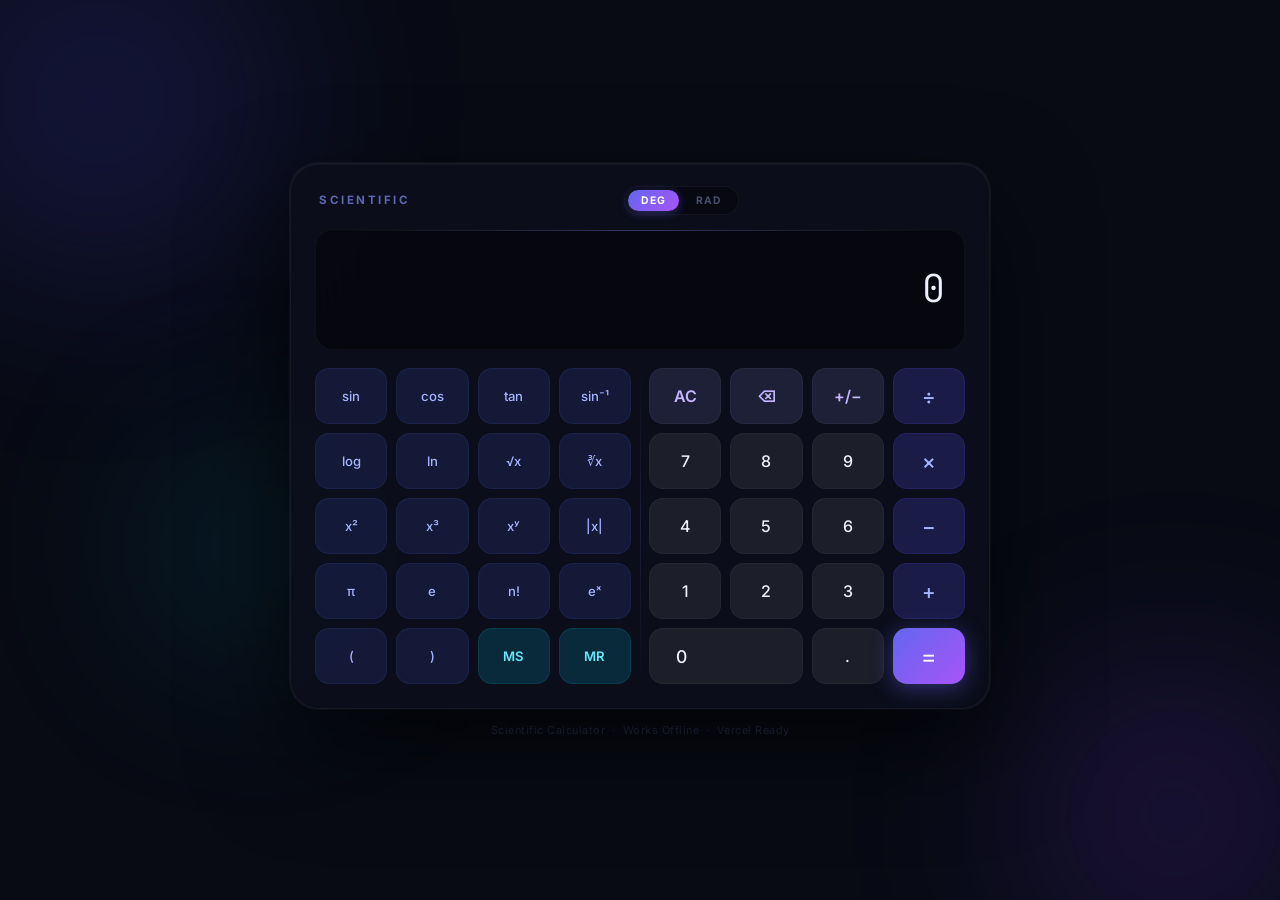
<file: calculator/index.html>
<!DOCTYPE html>
<html lang="en">
<head>
<meta charset="UTF-8">
<meta name="viewport" content="width=device-width, initial-scale=1.0">
<title>Scientific Calculator</title>
<meta name="description" content="Modern scientific calculator — HTML, CSS, JavaScript.">
<link rel="preconnect" href="https://fonts.googleapis.com">
<link href="https://fonts.googleapis.com/css2?family=Inter:wght@300;400;500;600;700&family=JetBrains+Mono:wght@300;400;500&display=swap" rel="stylesheet">
<style>
*{margin:0;padding:0;box-sizing:border-box}
:root{
  --bg:#080b14;--calc:#0c0f1cec;--disp:rgba(0,0,0,.42);
  --n-bg:rgba(255,255,255,.07);--n-hov:rgba(255,255,255,.14);
  --f-bg:rgba(100,100,160,.22);--f-hov:rgba(100,100,160,.40);
  --op-bg:rgba(88,80,236,.22);--op-hov:rgba(88,80,236,.46);--op-act:rgba(88,80,236,.78);
  --s-bg:rgba(28,38,80,.55);--s-hov:rgba(50,65,145,.62);
  --m-bg:rgba(10,120,145,.28);--m-hov:rgba(15,185,210,.38);
  --eq1:#6366f1;--eq2:#a855f7;
  --tx:#eef0ff;--tx2:rgba(180,192,245,.42);--ts:#a5b4fc;--tm:#67e8f9;
  --bd:rgba(255,255,255,.05);--gap:9px;--rb:14px;--rc:28px
}
body{font-family:'Inter',sans-serif;background:var(--bg);min-height:100vh;
  display:flex;align-items:center;justify-content:center;overflow:hidden}

/* orbs */
.bg-orbs{position:fixed;inset:0;z-index:0;pointer-events:none}
.orb{position:absolute;border-radius:50%;filter:blur(95px);opacity:.28;
  animation:floatOrb 13s ease-in-out infinite alternate}
.orb-1{width:520px;height:520px;background:radial-gradient(circle,#4f46e5,transparent 70%);top:-160px;left:-160px}
.orb-2{width:430px;height:430px;background:radial-gradient(circle,#7c3aed,transparent 70%);bottom:-130px;right:-110px;animation-delay:-4s}
.orb-3{width:310px;height:310px;background:radial-gradient(circle,#0891b2,transparent 70%);bottom:22%;left:8%;animation-delay:-8s}
@keyframes floatOrb{from{transform:translate(0,0)scale(1)}to{transform:translate(24px,-24px)scale(1.09)}}

/* wrapper */
.calc-wrap{position:relative;z-index:1;display:flex;flex-direction:column;align-items:center;gap:14px}
.calculator{
  width:700px;background:var(--calc);border:1px solid var(--bd);border-radius:var(--rc);
  padding:22px 24px 24px;backdrop-filter:blur(40px);
  box-shadow:0 40px 100px rgba(0,0,0,.65),0 0 0 1px var(--bd),inset 0 1px 0 rgba(255,255,255,.045);
  transition:box-shadow .4s ease
}
.calculator:hover{
  box-shadow:0 50px 120px rgba(0,0,0,.72),0 0 90px rgba(99,102,241,.11),
             0 0 0 1px rgba(99,102,241,.19),inset 0 1px 0 rgba(255,255,255,.07)
}

/* header */
.calc-hdr{display:flex;align-items:center;justify-content:space-between;margin-bottom:14px;padding:0 4px}
.calc-title{font-size:.72rem;font-weight:700;letter-spacing:2.5px;text-transform:uppercase;color:#818cf8;opacity:.7}
.mode-toggle{display:flex;gap:4px;background:rgba(0,0,0,.36);border-radius:20px;padding:3px;border:1px solid var(--bd)}
.mode-btn{font-family:'Inter',sans-serif;font-size:.65rem;font-weight:700;letter-spacing:1px;
  padding:4px 13px;border:none;border-radius:16px;cursor:pointer;
  background:transparent;color:rgba(180,192,255,.38);transition:all .2s}
.mode-btn.active{background:linear-gradient(135deg,var(--eq1),var(--eq2));color:#fff;box-shadow:0 2px 10px rgba(99,102,241,.42)}
.mem-dot{width:8px;height:8px;border-radius:50%;background:#22d3ee;box-shadow:0 0 8px #22d3ee;opacity:0;transition:opacity .3s}
.mem-dot.on{opacity:1}

/* display */
.display{
  background:var(--disp);border-radius:18px;padding:16px 20px 14px;
  margin-bottom:18px;min-height:116px;display:flex;flex-direction:column;
  justify-content:flex-end;align-items:flex-end;
  border:1px solid rgba(255,255,255,.035);position:relative;overflow:hidden
}
.display::before{content:'';position:absolute;top:0;left:0;right:0;height:1px;
  background:linear-gradient(90deg,transparent,rgba(130,140,255,.35),transparent)}
.hist{font-family:'JetBrains Mono',monospace;font-size:.76rem;color:var(--tx2);
  min-height:18px;margin-bottom:4px;text-align:right;overflow:hidden;text-overflow:ellipsis;white-space:nowrap}
.expr{font-family:'JetBrains Mono',monospace;font-size:2.4rem;font-weight:300;color:var(--tx);
  letter-spacing:-1px;word-break:break-all;text-align:right;line-height:1.1;
  transition:font-size .15s;max-width:100%}
.expr.sm{font-size:1.8rem}.expr.xs{font-size:1.3rem}.expr.xxs{font-size:1rem}
.expr.err{color:#f87171;font-size:1rem}
.preview{font-family:'JetBrains Mono',monospace;font-size:.95rem;color:var(--tx2);min-height:20px;margin-top:5px;transition:all .2s}

/* button grid */
.btn-area{display:grid;grid-template-columns:1fr 1fr;gap:18px;position:relative}
.btn-area::after{content:'';position:absolute;left:50%;top:0;bottom:0;width:1px;
  background:linear-gradient(to bottom,transparent,rgba(130,140,255,.14),transparent);pointer-events:none}
.sci-panel,.std-panel{display:grid;grid-template-columns:repeat(4,1fr);gap:var(--gap)}

/* buttons */
.btn{
  height:56px;border:none;border-radius:var(--rb);font-family:'Inter',sans-serif;
  font-size:1rem;font-weight:500;cursor:pointer;outline:none;
  position:relative;overflow:hidden;
  transition:all .13s cubic-bezier(.4,0,.2,1);
  border:1px solid rgba(255,255,255,.04);user-select:none
}
.btn::after{content:'';position:absolute;inset:0;
  background:radial-gradient(circle at center,rgba(255,255,255,.18) 0%,transparent 66%);
  opacity:0;transition:opacity .15s}
.btn:active::after{opacity:1}
.btn:active{transform:scale(.9)}.btn:hover{transform:translateY(-1px)}

.btn-n{background:var(--n-bg);color:var(--tx)}
.btn-n:hover{background:var(--n-hov);box-shadow:0 4px 18px rgba(0,0,0,.3)}
.btn-f{background:var(--f-bg);color:#c4b5fd;font-weight:600}
.btn-f:hover{background:var(--f-hov)}
.btn-op{background:var(--op-bg);color:#a5b4fc;font-size:1.3rem;border-color:rgba(88,80,236,.15)}
.btn-op:hover{background:var(--op-hov);color:#e0e7ff;box-shadow:0 4px 18px rgba(88,80,236,.2)}
.btn-op.active{background:var(--op-act);color:#fff;box-shadow:0 0 16px rgba(99,102,241,.46)}
.btn-s{background:var(--s-bg);color:var(--ts);font-size:.82rem;border-color:rgba(80,100,200,.12)}
.btn-s:hover{background:var(--s-hov);color:#dde4ff;box-shadow:0 4px 16px rgba(60,80,200,.24)}
.btn-m{background:var(--m-bg);color:var(--tm);font-size:.82rem;font-weight:600;letter-spacing:.5px;border-color:rgba(0,185,215,.12)}
.btn-m:hover{background:var(--m-hov);box-shadow:0 4px 16px rgba(0,185,220,.22)}
.btn-zero{grid-column:span 2;text-align:left;padding-left:26px;font-size:1.1rem}
.btn-eq{
  background:linear-gradient(135deg,var(--eq1),var(--eq2));color:#fff;
  font-size:1.5rem;font-weight:400;border:none;
  box-shadow:0 4px 22px rgba(99,102,241,.42)
}
.btn-eq:hover{background:linear-gradient(135deg,#818cf8,#c084fc);
  box-shadow:0 6px 30px rgba(99,102,241,.62);transform:translateY(-2px)}
.btn-eq:active{transform:scale(.92)}

/* footer */
.footer{color:rgba(120,130,200,.28);font-size:.68rem;letter-spacing:.5px}

/* ripple */
.ripple{position:absolute;border-radius:50%;background:rgba(255,255,255,.22);
  width:56px;height:56px;pointer-events:none;margin-left:-28px;margin-top:-28px;
  animation:rpl .52s ease-out forwards;transform-origin:center}
@keyframes rpl{from{transform:scale(0);opacity:.6}to{transform:scale(3.6);opacity:0}}

/* animations */
@keyframes shake{0%,100%{transform:translateX(0)}20%{transform:translateX(-8px)}
  40%{transform:translateX(8px)}60%{transform:translateX(-5px)}80%{transform:translateX(5px)}}
.shake{animation:shake .4s ease}
@keyframes popIn{0%{transform:scale(.93);opacity:.6}60%{transform:scale(1.05)}100%{transform:scale(1);opacity:1}}
.pop{animation:popIn .28s cubic-bezier(.34,1.56,.64,1)}

/* responsive */
@media(max-width:740px){
  .calculator{width:100vw;border-radius:0;padding:14px}
  .btn{height:50px}.btn-s{font-size:.76rem}.expr{font-size:2rem}
}
@media(max-width:520px){
  .btn-area{grid-template-columns:1fr}.btn-area::after{display:none}
}
</style>
</head>
<body>

<div class="bg-orbs">
  <div class="orb orb-1"></div>
  <div class="orb orb-2"></div>
  <div class="orb orb-3"></div>
</div>

<div class="calc-wrap">
  <div class="calculator">

    <!-- header -->
    <div class="calc-hdr">
      <span class="calc-title">Scientific</span>
      <div class="mode-toggle">
        <button class="mode-btn active" id="btn-deg" onclick="setMode('deg')">DEG</button>
        <button class="mode-btn"        id="btn-rad" onclick="setMode('rad')">RAD</button>
      </div>
      <div class="mem-dot" id="mem-dot"></div>
    </div>

    <!-- display -->
    <div class="display">
      <div class="hist"    id="hist"></div>
      <div class="expr"    id="expr">0</div>
      <div class="preview" id="preview"></div>
    </div>

    <!-- buttons -->
    <div class="btn-area">

      <!-- scientific panel -->
      <div class="sci-panel">
        <button class="btn btn-s" onclick="ins('sin(')">sin</button>
        <button class="btn btn-s" onclick="ins('cos(')">cos</button>
        <button class="btn btn-s" onclick="ins('tan(')">tan</button>
        <button class="btn btn-s" onclick="ins('asin(')">sin⁻¹</button>

        <button class="btn btn-s" onclick="ins('log10(')">log</button>
        <button class="btn btn-s" onclick="ins('ln(')">ln</button>
        <button class="btn btn-s" onclick="ins('sqrt(')">√x</button>
        <button class="btn btn-s" onclick="ins('cbrt(')">∛x</button>

        <button class="btn btn-s" onclick="app('^2')">x²</button>
        <button class="btn btn-s" onclick="app('^3')">x³</button>
        <button class="btn btn-s" onclick="app('^(')">xʸ</button>
        <button class="btn btn-s" onclick="ins('abs(')">|x|</button>

        <button class="btn btn-s" onclick="app('π')">π</button>
        <button class="btn btn-s" onclick="app('e')">e</button>
        <button class="btn btn-s" onclick="ins('fac(')">n!</button>
        <button class="btn btn-s" onclick="ins('exp(')">eˣ</button>

        <button class="btn btn-s" onclick="app('(')"> ( </button>
        <button class="btn btn-s" onclick="app(')')"> ) </button>
        <button class="btn btn-m" onclick="mStore()">MS</button>
        <button class="btn btn-m" onclick="mRecall()">MR</button>
      </div>

      <!-- numpad -->
      <div class="std-panel">
        <button class="btn btn-f"  onclick="clearAll()">AC</button>
        <button class="btn btn-f"  onclick="del()">⌫</button>
        <button class="btn btn-f"  onclick="negate()">+/−</button>
        <button class="btn btn-op" onclick="app('÷')">÷</button>

        <button class="btn btn-n" onclick="app('7')">7</button>
        <button class="btn btn-n" onclick="app('8')">8</button>
        <button class="btn btn-n" onclick="app('9')">9</button>
        <button class="btn btn-op" onclick="app('×')">×</button>

        <button class="btn btn-n" onclick="app('4')">4</button>
        <button class="btn btn-n" onclick="app('5')">5</button>
        <button class="btn btn-n" onclick="app('6')">6</button>
        <button class="btn btn-op" onclick="app('-')">−</button>

        <button class="btn btn-n" onclick="app('1')">1</button>
        <button class="btn btn-n" onclick="app('2')">2</button>
        <button class="btn btn-n" onclick="app('3')">3</button>
        <button class="btn btn-op" onclick="app('+')">+</button>

        <button class="btn btn-n btn-zero" onclick="app('0')">0</button>
        <button class="btn btn-n" onclick="app('.')">.</button>
        <button class="btn btn-eq" id="btn-eq" onclick="calc()">=</button>
      </div>
    </div>
  </div>
  <p class="footer">Scientific Calculator &nbsp;·&nbsp; Works Offline &nbsp;·&nbsp; Vercel Ready</p>
</div>

<script>
// ── state ──────────────────────────────────────────────────────────────────────
let expr = '0', done = false, angle = 'deg', mem = null;
const exEl  = document.getElementById('expr');
const pvEl  = document.getElementById('preview');
const hiEl  = document.getElementById('hist');
const mdDot = document.getElementById('mem-dot');

// ── math helpers ───────────────────────────────────────────────────────────────
function toR(x){ return angle==='deg' ? x*(Math.PI/180) : x; }
function toD(x){ return angle==='deg' ? x*(180/Math.PI) : x; }
const mathEnv = {
  sin:  x => Math.sin(toR(x)),
  cos:  x => Math.cos(toR(x)),
  tan:  x => Math.tan(toR(x)),
  asin: x => toD(Math.asin(x)),
  acos: x => toD(Math.acos(x)),
  atan: x => toD(Math.atan(x)),
  ln:   x => Math.log(x),
  log10:x => Math.log10(x),
  log2: x => Math.log2(x),
  sqrt: x => Math.sqrt(x),
  cbrt: x => Math.cbrt(x),
  abs:  x => Math.abs(x),
  exp:  x => Math.exp(x),
  sinh: x => Math.sinh(x),
  cosh: x => Math.cosh(x),
  tanh: x => Math.tanh(x),
  fac:  x => { x=Math.round(x); if(x<0||x>170) throw 'range'; let r=1; for(let i=2;i<=x;i++) r*=i; return r; },
  π: Math.PI,
  e: Math.E
};

function preprocess(s){
  return s
    .replace(/×/g,'*').replace(/÷/g,'/').replace(/−/g,'-')
    .replace(/\^/g,'**')
    .replace(/(\d)(π|e(?![a-z]))/g,'$1*$2')   // 2π → 2*π
    .replace(/(\d+\.?\d*)%/g,'($1/100)');
}

function safeCalc(raw){
  try{
    const js = preprocess(raw);
    const fn = new Function(...Object.keys(mathEnv), `"use strict";return (${js});`);
    const v  = fn(...Object.values(mathEnv));
    if(typeof v!=='number'||isNaN(v)) return {r:null,e:'Not a number'};
    if(!isFinite(v)) return {r:null,e:v>0?'Infinity':'-Infinity'};
    let r = parseFloat(v.toPrecision(12));
    if(r===Math.trunc(r)&&Math.abs(r)<1e15) r=Math.trunc(r);
    return {r:String(r),e:null};
  }catch(ex){
    return {r:null,e:'Invalid expression'};
  }
}

// ── display ────────────────────────────────────────────────────────────────────
function render(){
  exEl.textContent = expr;
  exEl.classList.remove('sm','xs','xxs','err');
  const l=expr.length;
  if(l>24) exEl.classList.add('xxs');
  else if(l>18) exEl.classList.add('xs');
  else if(l>12) exEl.classList.add('sm');
}

let pvTimer=null;
function livePreview(){
  clearTimeout(pvTimer);
  pvTimer=setTimeout(()=>{
    if(expr==='0'){pvEl.textContent='';return;}
    const last=expr.slice(-1);
    if('+-×÷('.includes(last)||last==='.'){pvEl.textContent='';return;}
    const {r,e}=safeCalc(expr);
    pvEl.textContent=(!e&&r!==expr)?'= '+r:'';
  },120);
}

// ── append ─────────────────────────────────────────────────────────────────────
const OPS=['+','-','×','÷'];
function app(v){
  ripple(event);
  const isOp=OPS.includes(v);
  if(done){
    if(!isOp&&v!==')'&&!v.startsWith('^')){
      expr=(v==='.')?'0.':v; done=false; render(); livePreview(); return;
    }
    done=false;
  }
  if(expr==='0'&&!isOp&&v!=='.'&&!v.startsWith('^')){
    expr=v;
  }else if(v==='.'){
    const parts=expr.split(/[+\-×÷(]/);
    if(parts[parts.length-1].includes('.')) return;
    expr+='.';
  }else if(isOp){
    if(OPS.includes(expr.slice(-1))) expr=expr.slice(0,-1);
    expr+=v; hlOp(v);
  }else{
    expr+=v;
  }
  render(); livePreview();
}

function ins(fn){
  ripple(event);
  if(done){expr=fn;done=false;}
  else expr=(expr==='0')?fn:expr+fn;
  render(); livePreview();
}

// ── calculate ───────────────────────────────────────────────────────────────────
function calc(){
  ripple(event);
  if(!expr||expr==='0') return;
  if(OPS.includes(expr.slice(-1))) return;
  const {r,e}=safeCalc(expr);
  if(e){showErr(e);}
  else{
    hiEl.textContent=expr+' =';
    pvEl.textContent='';
    expr=r; done=true; clearHL(); render(); pop();
  }
}

// ── controls ───────────────────────────────────────────────────────────────────
function clearAll(){
  ripple(event);
  expr='0';done=false;pvEl.textContent='';hiEl.textContent='';clearHL();render();
  exEl.classList.remove('err');
}
function del(){
  ripple(event);
  if(done){expr='0';done=false;render();pvEl.textContent='';return;}
  expr=expr.length<=1?'0':expr.slice(0,-1);
  render();livePreview();
}
function negate(){
  ripple(event);
  if(expr==='0') return;
  expr=expr.startsWith('-')?expr.slice(1):'-'+expr;
  render();livePreview();
}
function setMode(m){
  angle=m;
  document.getElementById('btn-deg').classList.toggle('active',m==='deg');
  document.getElementById('btn-rad').classList.toggle('active',m==='rad');
}
function mStore(){
  ripple(event);
  const pv=pvEl.textContent.replace('= ','');
  const v=parseFloat(pv)||parseFloat(expr);
  if(!isNaN(v)){mem=v;mdDot.classList.add('on');}
}
function mRecall(){
  ripple(event);
  if(mem===null) return;
  const mv=String(mem);
  if(done||expr==='0') expr=mv; else expr+=mv;
  done=false; render(); livePreview();
}

// ── op highlight ────────────────────────────────────────────────────────────────
function hlOp(op){
  clearHL();
  const map={'+':'+','-':'−','×':'×','÷':'÷'};
  document.querySelectorAll('.btn-op').forEach(b=>{
    if(b.textContent.trim()===(map[op]||op)) b.classList.add('active');
  });
}
function clearHL(){ document.querySelectorAll('.btn-op').forEach(b=>b.classList.remove('active')); }

// ── animations ──────────────────────────────────────────────────────────────────
function pop(){ exEl.classList.remove('pop'); void exEl.offsetWidth; exEl.classList.add('pop'); setTimeout(()=>exEl.classList.remove('pop'),320); }
function showErr(msg){
  exEl.textContent=msg; exEl.classList.add('err','shake');
  pvEl.textContent=''; expr='0'; done=false; clearHL();
  setTimeout(()=>{exEl.classList.remove('shake','err');render();},2200);
}
function ripple(e){
  const btn=e?.currentTarget||e?.target;
  if(!btn?.classList?.contains('btn')) return;
  const r=document.createElement('span'); r.className='ripple';
  const rc=btn.getBoundingClientRect();
  r.style.left=(e.clientX-rc.left)+'px'; r.style.top=(e.clientY-rc.top)+'px';
  btn.appendChild(r); setTimeout(()=>r.remove(),560);
}

// ── keyboard ────────────────────────────────────────────────────────────────────
document.addEventListener('keydown',e=>{
  if(e.ctrlKey||e.metaKey||e.altKey) return;
  const k=e.key;
  if(k>='0'&&k<='9'){app(k);return;}
  const m={'+':'+','-':'-','*':'×','/':'÷','.':'.','(':' (',')':")"  ,'^':'^'};
  if(m[k]){if(k==='/') e.preventDefault(); app(m[k]);return;}
  if(k==='Enter'||k==='=') calc();
  else if(k==='Backspace')  del();
  else if(k==='Escape')     clearAll();
  else if(k==='p')          app('π');
});

render();
</script>
</body>
</html>
</file>
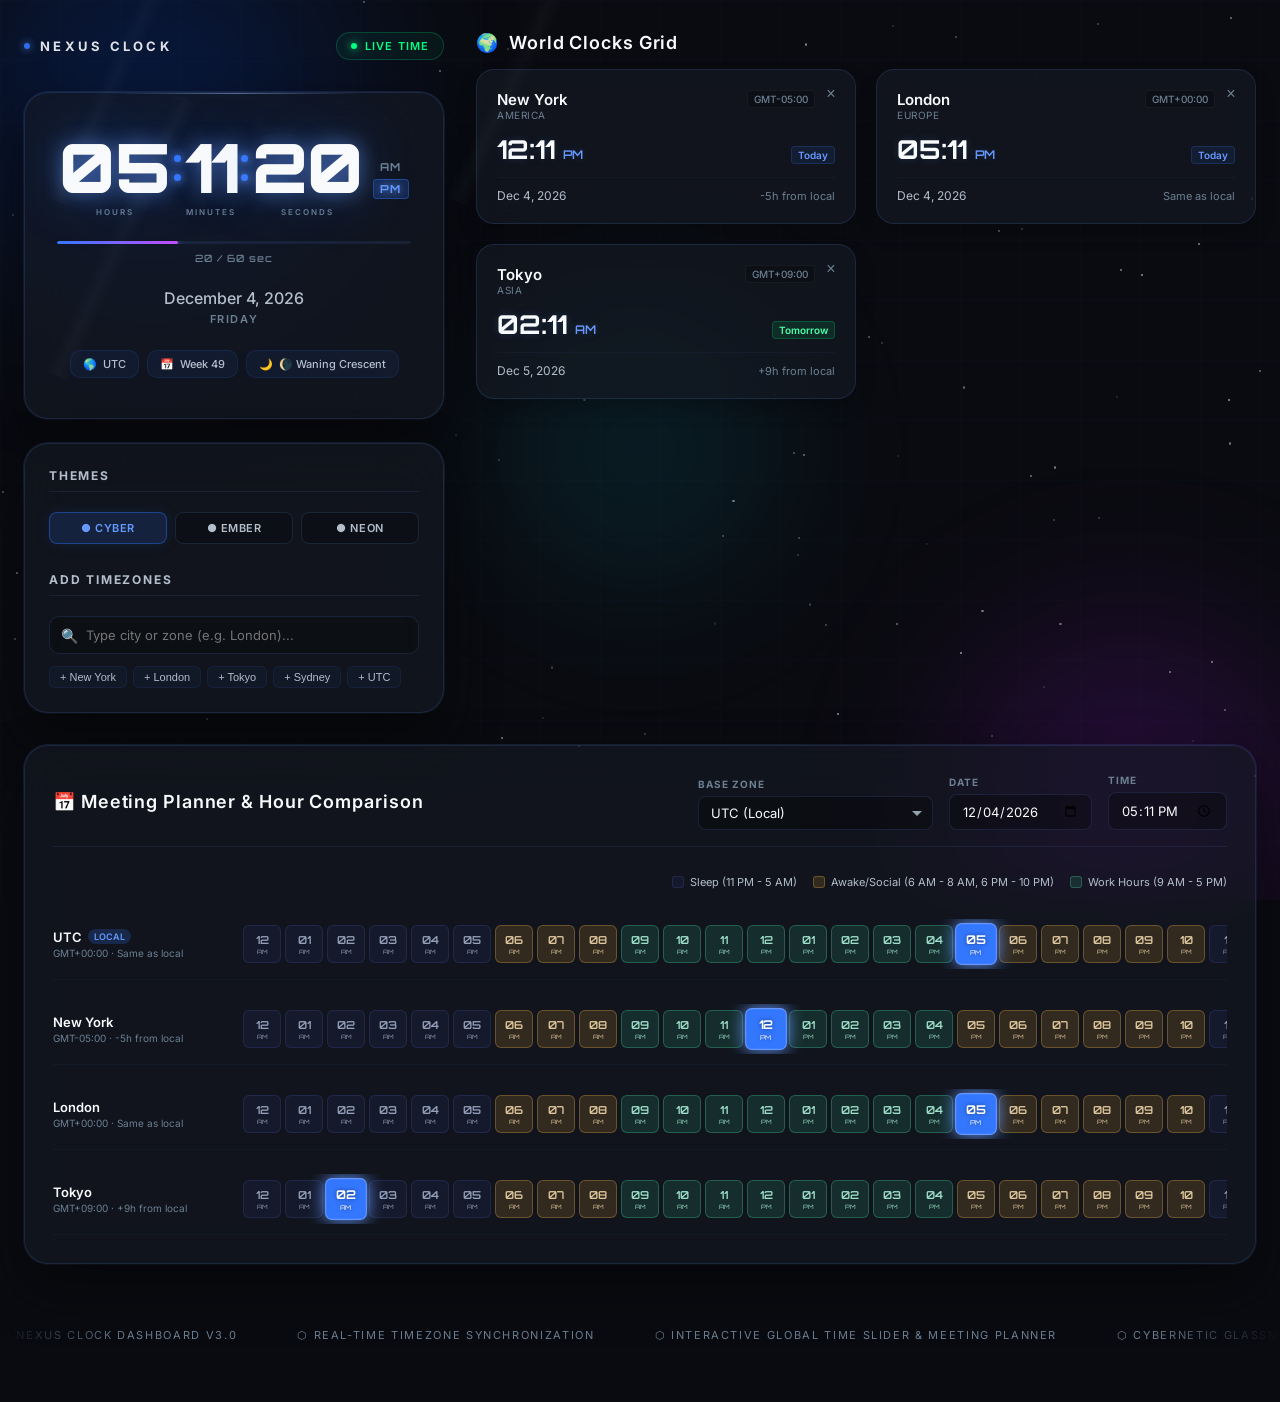
<file: digital-clock/index.html>
<!DOCTYPE html>
<html lang="en">
<head>
  <meta charset="UTF-8" />
  <meta name="viewport" content="width=device-width, initial-scale=1.0" />
  <title>Nexus Clock — World Clock & Global Time Converter</title>
  <meta name="description" content="A stunning, premium world clock dashboard and timezone converter. Compare global times and plan meetings with interactive color-coded timelines." />
  <link rel="preconnect" href="https://fonts.googleapis.com" />
  <link rel="preconnect" href="https://fonts.gstatic.com" crossorigin />
  <link href="https://fonts.googleapis.com/css2?family=Orbitron:wght@400;500;700;900&family=Inter:wght@300;400;500;600;700&display=swap" rel="stylesheet" />
  <style>
    *, *::before, *::after {
      box-sizing: border-box;
      margin: 0;
      padding: 0;
    }

    :root {
      --primary: hsl(220, 100%, 60%);
      --primary-glow: hsl(220, 100%, 70%);
      --accent: hsl(280, 100%, 65%);
      --accent-warm: hsl(45, 100%, 60%);
      --bg-deep: hsl(225, 25%, 5%);
      --bg-mid: hsl(225, 20%, 9%);
      --glass-bg: hsla(225, 25%, 12%, 0.6);
      --glass-border: hsla(220, 100%, 70%, 0.15);
      --text-primary: hsl(210, 40%, 98%);
      --text-secondary: hsl(210, 20%, 75%);
      --text-dim: hsl(210, 15%, 50%);
      --digit-glow: 0 0 20px hsla(220, 100%, 70%, 0.6), 0 0 60px hsla(220, 100%, 60%, 0.3);
      --card-shadow: 0 25px 50px hsla(225, 25%, 3%, 0.8), 0 0 0 1px var(--glass-border);
      
      --sleep-color: hsla(230, 40%, 20%, 0.4);
      --sleep-border: hsla(230, 40%, 40%, 0.3);
      --awake-color: hsla(38, 50%, 30%, 0.35);
      --awake-border: hsla(38, 50%, 50%, 0.4);
      --work-color: hsla(160, 50%, 25%, 0.35);
      --work-border: hsla(160, 50%, 45%, 0.4);
    }

    html, body {
      width: 100%;
      min-height: 100%;
    }

    body {
      font-family: 'Inter', sans-serif;
      background: var(--bg-deep);
      color: var(--text-primary);
      position: relative;
      overflow-x: hidden;
      padding-bottom: 60px;
    }

    /* ── Animated Background ── */
    .bg-canvas {
      position: fixed;
      inset: 0;
      z-index: 0;
      overflow: hidden;
      pointer-events: none;
    }

    .bg-orb {
      position: absolute;
      border-radius: 50%;
      filter: blur(80px);
      opacity: 0.25;
      animation: orb-drift 25s ease-in-out infinite alternate;
    }

    .orb-1 {
      width: 600px; height: 600px;
      background: radial-gradient(circle, hsl(220, 100%, 50%), transparent 70%);
      top: -200px; left: -150px;
      animation-delay: 0s;
    }
    .orb-2 {
      width: 500px; height: 500px;
      background: radial-gradient(circle, hsl(280, 100%, 55%), transparent 70%);
      bottom: -150px; right: -100px;
      animation-delay: -7s;
    }
    .orb-3 {
      width: 400px; height: 400px;
      background: radial-gradient(circle, hsl(190, 100%, 50%), transparent 70%);
      top: 50%; left: 50%;
      transform: translate(-50%, -50%);
      animation-delay: -14s;
      opacity: 0.15;
    }

    @keyframes orb-drift {
      0%   { transform: translate(0, 0) scale(1); }
      33%  { transform: translate(60px, -40px) scale(1.05); }
      66%  { transform: translate(-30px, 50px) scale(0.95); }
      100% { transform: translate(40px, 20px) scale(1.02); }
    }

    .stars {
      position: fixed;
      inset: 0;
      z-index: 0;
      pointer-events: none;
    }

    .star {
      position: absolute;
      width: 2px;
      height: 2px;
      background: white;
      border-radius: 50%;
      animation: twinkle var(--dur, 3s) ease-in-out infinite alternate;
      opacity: var(--op, 0.4);
    }

    @keyframes twinkle {
      from { opacity: var(--op, 0.4); transform: scale(1); }
      to   { opacity: calc(var(--op, 0.4) * 0.2); transform: scale(0.5); }
    }

    .grid-overlay {
      position: fixed;
      inset: 0;
      z-index: 0;
      background-image:
        linear-gradient(hsla(220, 100%, 70%, 0.02) 1px, transparent 1px),
        linear-gradient(90deg, hsla(220, 100%, 70%, 0.02) 1px, transparent 1px);
      background-size: 60px 60px;
      pointer-events: none;
    }

    /* ── Dashboard Structure ── */
    .dashboard-container {
      position: relative;
      z-index: 10;
      width: 100%;
      max-width: 1400px;
      margin: 0 auto;
      padding: 32px 24px;
      display: grid;
      grid-template-columns: 1fr;
      gap: 32px;
    }

    @media (min-width: 1024px) {
      .dashboard-container {
        grid-template-columns: 420px 1fr;
      }
      .span-full {
        grid-column: span 2;
      }
    }

    /* ── Brand & Navigation ── */
    .brand-header {
      display: flex;
      justify-content: space-between;
      align-items: center;
      margin-bottom: 8px;
    }

    .brand {
      display: flex;
      align-items: center;
      gap: 10px;
      opacity: 0.9;
      letter-spacing: 0.25em;
      font-size: 13px;
      font-weight: 700;
      text-transform: uppercase;
      color: var(--text-primary);
    }

    .brand-dot {
      width: 6px; height: 6px;
      border-radius: 50%;
      background: var(--primary);
      box-shadow: 0 0 8px var(--primary-glow);
      animation: pulse-dot 2s ease-in-out infinite;
    }

    @keyframes pulse-dot {
      0%, 100% { transform: scale(1); opacity: 1; }
      50%       { transform: scale(1.6); opacity: 0.6; }
    }

    /* Mode Indicators */
    .mode-indicator {
      display: inline-flex;
      align-items: center;
      gap: 8px;
      font-size: 11px;
      font-weight: 600;
      text-transform: uppercase;
      letter-spacing: 0.1em;
      padding: 6px 14px;
      border-radius: 20px;
      background: hsla(220, 100%, 70%, 0.08);
      border: 1px solid var(--glass-border);
      transition: all 0.3s ease;
    }

    .mode-indicator.live {
      color: hsl(150, 100%, 50%);
      border-color: hsla(150, 100%, 50%, 0.2);
      background: hsla(150, 100%, 50%, 0.05);
    }

    .mode-indicator.live .indicator-dot {
      background: hsl(150, 100%, 50%);
      box-shadow: 0 0 8px hsl(150, 100%, 50%);
      animation: pulse-dot 1.5s infinite;
    }

    .mode-indicator.converted {
      color: hsl(38, 100%, 55%);
      border-color: hsla(38, 100%, 55%, 0.2);
      background: hsla(38, 100%, 55%, 0.05);
    }

    .mode-indicator.converted .indicator-dot {
      background: hsl(38, 100%, 55%);
      box-shadow: 0 0 8px hsl(38, 100%, 55%);
      animation: pulse-dot 1.5s infinite;
    }

    .indicator-dot {
      width: 6px; height: 6px;
      border-radius: 50%;
    }

    /* ── Hero Clock Card (Main Clock) ── */
    .clock-card {
      background: var(--glass-bg);
      border: 1px solid var(--glass-border);
      border-radius: 24px;
      padding: 40px 32px;
      backdrop-filter: blur(24px);
      -webkit-backdrop-filter: blur(24px);
      box-shadow: var(--card-shadow);
      display: flex;
      flex-direction: column;
      align-items: center;
      gap: 24px;
      position: relative;
      overflow: hidden;
      transition: all 0.3s ease;
    }

    .clock-card::before {
      content: '';
      position: absolute;
      top: 0; left: 20%; right: 20%;
      height: 1px;
      background: linear-gradient(90deg, transparent, hsla(220, 100%, 80%, 0.5), transparent);
    }

    .time-display {
      display: flex;
      align-items: center;
      gap: 0;
      user-select: none;
      cursor: pointer;
    }

    .time-segment {
      display: flex;
      flex-direction: column;
      align-items: center;
    }

    .digits {
      font-family: 'Orbitron', monospace;
      font-size: clamp(40px, 9vw, 68px);
      font-weight: 900;
      line-height: 1;
      color: var(--text-primary);
      text-shadow: var(--digit-glow);
      letter-spacing: -1px;
      position: relative;
    }

    .digits.flip {
      animation: digit-flip 0.3s ease;
    }

    @keyframes digit-flip {
      0%   { transform: translateY(0); opacity: 1; }
      50%  { transform: translateY(-4px); opacity: 0.5; }
      100% { transform: translateY(0); opacity: 1; }
    }

    .segment-label {
      font-size: 8px;
      font-weight: 600;
      letter-spacing: 0.25em;
      text-transform: uppercase;
      color: var(--text-dim);
      margin-top: 6px;
    }

    .colon-wrap {
      display: flex;
      flex-direction: column;
      align-items: center;
      justify-content: center;
      padding: 0 4px;
      gap: 12px;
      padding-bottom: 14px;
    }

    .colon-dot {
      width: 7px; height: 7px;
      border-radius: 50%;
      background: var(--primary);
      box-shadow: 0 0 8px var(--primary-glow), 0 0 16px var(--primary);
      animation: colon-blink 1s ease-in-out infinite;
    }

    @keyframes colon-blink {
      0%, 100% { opacity: 1; transform: scale(1); }
      50%       { opacity: 0.2; transform: scale(0.8); }
    }

    .ampm-badge {
      display: flex;
      flex-direction: column;
      align-self: flex-end;
      margin-bottom: 18px;
      margin-left: 10px;
      gap: 2px;
    }

    .ampm-label {
      font-family: 'Orbitron', monospace;
      font-size: 11px;
      font-weight: 700;
      letter-spacing: 0.1em;
      padding: 2px 6px;
      border-radius: 4px;
    }

    .ampm-label.active {
      background: hsla(220, 100%, 60%, 0.2);
      color: var(--primary-glow);
      border: 1px solid hsla(220, 100%, 60%, 0.4);
      text-shadow: 0 0 8px var(--primary-glow);
    }

    .ampm-label.inactive {
      color: var(--text-dim);
      border: 1px solid transparent;
    }

    .seconds-ring-wrap {
      width: 100%;
      display: flex;
      flex-direction: column;
      align-items: center;
      gap: 8px;
    }

    .seconds-bar-track {
      width: 100%;
      height: 3px;
      background: hsla(220, 100%, 70%, 0.1);
      border-radius: 99px;
      overflow: hidden;
      position: relative;
    }

    .seconds-bar-fill {
      height: 100%;
      border-radius: 99px;
      background: linear-gradient(90deg, var(--primary), var(--accent));
      box-shadow: 0 0 10px var(--primary-glow);
      transition: width 0.1s linear;
    }

    .seconds-label {
      font-size: 10px;
      font-family: 'Orbitron', monospace;
      font-weight: 500;
      color: var(--text-dim);
      letter-spacing: 0.1em;
    }

    .date-display {
      display: flex;
      flex-direction: column;
      align-items: center;
      gap: 4px;
    }

    .date-main {
      font-size: 16px;
      font-weight: 500;
      color: var(--text-secondary);
    }

    .date-day {
      font-size: 11px;
      font-weight: 600;
      color: var(--text-dim);
      letter-spacing: 0.15em;
      text-transform: uppercase;
    }

    .info-row {
      display: flex;
      gap: 8px;
      width: 100%;
      justify-content: center;
      flex-wrap: wrap;
    }

    .info-chip {
      display: flex;
      align-items: center;
      gap: 6px;
      padding: 6px 12px;
      background: hsla(220, 100%, 60%, 0.07);
      border: 1px solid hsla(220, 100%, 60%, 0.12);
      border-radius: 10px;
      font-size: 11px;
      font-weight: 500;
      color: var(--text-secondary);
      transition: all 0.3s ease;
    }

    .info-chip:hover {
      background: hsla(220, 100%, 60%, 0.15);
      border-color: hsla(220, 100%, 60%, 0.3);
      color: var(--text-primary);
    }

    /* ── Controls / Search Card ── */
    .controls-card {
      background: var(--glass-bg);
      border: 1px solid var(--glass-border);
      border-radius: 24px;
      padding: 24px;
      backdrop-filter: blur(24px);
      -webkit-backdrop-filter: blur(24px);
      box-shadow: var(--card-shadow);
      display: flex;
      flex-direction: column;
      gap: 20px;
    }

    .controls-title {
      font-size: 12px;
      font-weight: 700;
      text-transform: uppercase;
      letter-spacing: 0.15em;
      color: var(--text-secondary);
      border-bottom: 1px solid hsla(220, 100%, 70%, 0.1);
      padding-bottom: 8px;
    }

    .theme-controls {
      display: flex;
      gap: 8px;
      width: 100%;
    }

    .ctrl-btn {
      flex: 1;
      font-family: 'Inter', sans-serif;
      font-size: 11px;
      font-weight: 600;
      letter-spacing: 0.05em;
      text-transform: uppercase;
      padding: 8px;
      border-radius: 8px;
      border: 1px solid var(--glass-border);
      background: rgba(0, 0, 0, 0.2);
      color: var(--text-secondary);
      cursor: pointer;
      transition: all 0.3s ease;
    }

    .ctrl-btn:hover, .ctrl-btn.active {
      background: hsla(220, 100%, 60%, 0.15);
      border-color: hsla(220, 100%, 60%, 0.4);
      color: var(--primary-glow);
      box-shadow: 0 0 15px hsla(220, 100%, 60%, 0.1);
    }

    /* Search Component */
    .search-group {
      display: flex;
      flex-direction: column;
      gap: 8px;
      position: relative;
    }

    .search-input-wrap {
      position: relative;
    }

    .search-input {
      width: 100%;
      background: rgba(0, 0, 0, 0.25);
      border: 1px solid var(--glass-border);
      color: var(--text-primary);
      padding: 10px 14px 10px 36px;
      border-radius: 10px;
      font-family: 'Inter', sans-serif;
      font-size: 13px;
      outline: none;
      transition: all 0.3s ease;
    }

    .search-input:focus {
      border-color: hsla(220, 100%, 60%, 0.4);
      background: rgba(0, 0, 0, 0.4);
      box-shadow: 0 0 10px hsla(220, 100%, 60%, 0.1);
    }

    .search-icon {
      position: absolute;
      left: 12px;
      top: 50%;
      transform: translateY(-50%);
      font-size: 14px;
      color: var(--text-dim);
      pointer-events: none;
    }

    .search-suggestions {
      position: absolute;
      top: 100%;
      left: 0;
      right: 0;
      background: hsl(225, 20%, 10%);
      border: 1px solid hsla(220, 100%, 70%, 0.2);
      border-radius: 10px;
      margin-top: 6px;
      max-height: 220px;
      overflow-y: auto;
      z-index: 50;
      box-shadow: 0 10px 30px rgba(0,0,0,0.5);
      display: none;
    }

    .suggestion-item {
      padding: 10px 14px;
      font-size: 12px;
      color: var(--text-secondary);
      cursor: pointer;
      transition: all 0.2s ease;
      display: flex;
      justify-content: space-between;
      align-items: center;
    }

    .suggestion-item:hover {
      background: hsla(220, 100%, 60%, 0.15);
      color: var(--text-primary);
    }

    .suggestion-offset {
      font-size: 10px;
      color: var(--text-dim);
      font-family: monospace;
    }

    .presets-container {
      display: flex;
      flex-wrap: wrap;
      gap: 6px;
      margin-top: 4px;
    }

    .preset-pill {
      font-size: 11px;
      padding: 4px 10px;
      border-radius: 6px;
      background: hsla(220, 100%, 60%, 0.05);
      border: 1px solid hsla(220, 100%, 60%, 0.1);
      color: var(--text-secondary);
      cursor: pointer;
      transition: all 0.2s ease;
    }

    .preset-pill:hover {
      background: hsla(220, 100%, 60%, 0.15);
      border-color: hsla(220, 100%, 60%, 0.3);
      color: var(--text-primary);
    }

    /* ── World Clocks Grid (Right Side) ── */
    .main-panel-header {
      display: flex;
      justify-content: space-between;
      align-items: center;
      margin-bottom: 16px;
    }

    .panel-title {
      font-size: 18px;
      font-weight: 600;
      letter-spacing: 0.05em;
      color: var(--text-primary);
      display: flex;
      align-items: center;
      gap: 10px;
    }

    .clocks-grid {
      display: grid;
      grid-template-columns: repeat(auto-fill, minmax(280px, 1fr));
      gap: 20px;
    }

    .tz-card {
      background: var(--glass-bg);
      border: 1px solid var(--glass-border);
      border-radius: 18px;
      padding: 20px;
      position: relative;
      display: flex;
      flex-direction: column;
      gap: 12px;
      backdrop-filter: blur(12px);
      -webkit-backdrop-filter: blur(12px);
      box-shadow: 0 10px 20px rgba(0,0,0,0.2);
      transition: transform 0.3s ease, box-shadow 0.3s ease, border-color 0.3s ease;
      animation: card-in 0.4s ease both;
    }

    .tz-card:hover {
      transform: translateY(-2px);
      border-color: hsla(220, 100%, 60%, 0.3);
      box-shadow: 0 15px 30px rgba(0,0,0,0.3), 0 0 10px hsla(220, 100%, 60%, 0.05);
    }

    .tz-card-header {
      display: flex;
      justify-content: space-between;
      align-items: flex-start;
      padding-right: 20px;
    }

    .tz-card-name {
      display: flex;
      flex-direction: column;
    }

    .tz-card-city {
      font-size: 15px;
      font-weight: 600;
      color: var(--text-primary);
    }

    .tz-card-region {
      font-size: 10px;
      color: var(--text-dim);
      text-transform: uppercase;
      letter-spacing: 0.05em;
    }

    .tz-card-offset {
      font-size: 10px;
      font-weight: 500;
      color: var(--text-dim);
      background: rgba(0,0,0,0.2);
      padding: 2px 6px;
      border-radius: 4px;
      border: 1px solid hsla(210, 10%, 50%, 0.1);
    }

    .tz-card-remove {
      position: absolute;
      top: 14px;
      right: 14px;
      width: 20px;
      height: 20px;
      border-radius: 50%;
      border: none;
      background: transparent;
      color: var(--text-dim);
      font-size: 16px;
      cursor: pointer;
      display: flex;
      align-items: center;
      justify-content: center;
      transition: all 0.2s ease;
    }

    .tz-card-remove:hover {
      background: hsla(0, 100%, 60%, 0.15);
      color: hsl(0, 100%, 75%);
    }

    .tz-card-time-row {
      display: flex;
      align-items: baseline;
      justify-content: space-between;
    }

    .tz-card-time {
      font-family: 'Orbitron', monospace;
      font-size: 26px;
      font-weight: 700;
      color: var(--text-primary);
      text-shadow: 0 0 10px hsla(220, 100%, 70%, 0.2);
    }

    .tz-card-ampm {
      font-size: 12px;
      font-weight: 600;
      margin-left: 4px;
      color: var(--primary-glow);
    }

    .tz-card-day-badge {
      font-size: 10px;
      font-weight: 600;
      padding: 2px 6px;
      border-radius: 4px;
    }

    .tz-card-day-badge.today {
      background: hsla(220, 100%, 60%, 0.1);
      color: var(--primary-glow);
      border: 1px solid hsla(220, 100%, 60%, 0.2);
    }

    .tz-card-day-badge.tomorrow {
      background: hsla(150, 100%, 50%, 0.1);
      color: hsl(150, 100%, 65%);
      border: 1px solid hsla(150, 100%, 50%, 0.2);
    }

    .tz-card-day-badge.yesterday {
      background: hsla(0, 100%, 60%, 0.08);
      color: hsl(0, 100%, 70%);
      border: 1px solid hsla(0, 100%, 60%, 0.15);
    }

    .tz-card-date {
      font-size: 12px;
      color: var(--text-secondary);
    }

    .tz-card-diff {
      font-size: 11px;
      color: var(--text-dim);
    }

    .empty-state {
      grid-column: 1 / -1;
      padding: 40px;
      text-align: center;
      background: var(--glass-bg);
      border: 1px dashed var(--glass-border);
      border-radius: 18px;
      color: var(--text-dim);
      font-size: 13px;
    }

    /* ── Timeline Section (Comparison Meeting Planner) ── */
    .timeline-card {
      background: var(--glass-bg);
      border: 1px solid var(--glass-border);
      border-radius: 24px;
      padding: 28px;
      backdrop-filter: blur(24px);
      -webkit-backdrop-filter: blur(24px);
      box-shadow: var(--card-shadow);
      display: flex;
      flex-direction: column;
      gap: 20px;
      position: relative;
    }

    .timeline-header {
      display: flex;
      justify-content: space-between;
      align-items: center;
      flex-wrap: wrap;
      gap: 16px;
      border-bottom: 1px solid hsla(220, 100%, 70%, 0.1);
      padding-bottom: 16px;
    }

    .timeline-title-wrap {
      display: flex;
      align-items: center;
      gap: 12px;
    }

    .reset-btn {
      font-family: 'Inter', sans-serif;
      font-size: 11px;
      font-weight: 600;
      text-transform: uppercase;
      padding: 6px 14px;
      border-radius: 6px;
      border: 1px solid hsla(150, 100%, 50%, 0.4);
      background: hsla(150, 100%, 50%, 0.1);
      color: hsl(150, 100%, 60%);
      cursor: pointer;
      transition: all 0.3s ease;
      animation: pulse-border 2s infinite alternate;
    }

    @keyframes pulse-border {
      from { border-color: hsla(150, 100%, 50%, 0.3); }
      to   { border-color: hsla(150, 100%, 50%, 0.8); }
    }

    .reset-btn:hover {
      background: hsla(150, 100%, 50%, 0.2);
      color: #fff;
    }

    /* Dynamic Form Pickers */
    .converter-form {
      display: flex;
      flex-wrap: wrap;
      gap: 16px;
      align-items: flex-end;
    }

    .form-group {
      display: flex;
      flex-direction: column;
      gap: 6px;
    }

    .form-group label {
      font-size: 10px;
      font-weight: 700;
      text-transform: uppercase;
      letter-spacing: 0.1em;
      color: var(--text-dim);
    }

    .form-input {
      background: rgba(0, 0, 0, 0.3);
      border: 1px solid var(--glass-border);
      color: var(--text-primary);
      padding: 8px 12px;
      border-radius: 8px;
      font-family: 'Inter', sans-serif;
      font-size: 13px;
      outline: none;
      transition: all 0.3s ease;
    }

    .form-input:focus {
      border-color: hsla(220, 100%, 60%, 0.4);
      background: rgba(0, 0, 0, 0.45);
    }

    select.form-input {
      cursor: pointer;
      appearance: none;
      padding-right: 28px;
      background-image: url("data:image/svg+xml,%3Csvg xmlns='http://www.w3.org/2000/svg' width='10' height='10' viewBox='0 0 10 10'%3E%3Cpath fill='%2390a4ae' d='M5 8L0 3h10z'/%3E%3C/svg%3E");
      background-repeat: no-repeat;
      background-position: calc(100% - 10px) center;
    }

    /* Timelines Grid */
    .timelines-grid {
      display: flex;
      flex-direction: column;
      gap: 14px;
    }

    .timeline-row {
      display: grid;
      grid-template-columns: 1fr;
      gap: 10px;
      padding: 10px 0;
      border-bottom: 1px solid hsla(220, 100%, 70%, 0.05);
      align-items: center;
    }

    @media (min-width: 768px) {
      .timeline-row {
        grid-template-columns: 180px 1fr;
      }
    }

    .timeline-meta {
      display: flex;
      flex-direction: column;
      gap: 2px;
    }

    .timeline-meta-title {
      font-size: 13px;
      font-weight: 600;
      color: var(--text-primary);
      display: flex;
      align-items: center;
      gap: 6px;
    }

    .timeline-meta-subtitle {
      font-size: 10px;
      color: var(--text-dim);
    }

    .timeline-hours-container {
      display: flex;
      overflow-x: auto;
      gap: 4px;
      padding: 6px 0;
      scrollbar-width: thin;
      scrollbar-color: var(--glass-border) transparent;
      scroll-snap-type: x mandatory;
    }

    .timeline-hours-container::-webkit-scrollbar {
      height: 4px;
    }
    
    .timeline-hours-container::-webkit-scrollbar-thumb {
      background: var(--glass-border);
      border-radius: 10px;
    }

    .hour-block {
      flex: 0 0 38px;
      height: 38px;
      border-radius: 6px;
      display: flex;
      flex-direction: column;
      align-items: center;
      justify-content: center;
      font-family: 'Orbitron', monospace;
      font-size: 11px;
      font-weight: 600;
      cursor: pointer;
      transition: all 0.2s ease;
      position: relative;
      user-select: none;
      scroll-snap-align: start;
    }

    /* Types of Hours */
    .hour-block.sleep {
      background: var(--sleep-color);
      border: 1px solid var(--sleep-border);
      color: hsl(220, 20%, 65%);
    }

    .hour-block.awake {
      background: var(--awake-color);
      border: 1px solid var(--awake-border);
      color: hsl(38, 50%, 75%);
    }

    .hour-block.work {
      background: var(--work-color);
      border: 1px solid var(--work-border);
      color: hsl(160, 50%, 75%);
    }

    .hour-block:hover {
      transform: scale(1.1);
      z-index: 10;
      box-shadow: 0 4px 10px rgba(0,0,0,0.3);
      filter: brightness(1.2);
    }

    .hour-block.selected {
      background: var(--primary) !important;
      border: 1px solid var(--primary-glow) !important;
      color: #fff !important;
      box-shadow: 0 0 15px var(--primary-glow);
      transform: scale(1.1);
      z-index: 15;
      font-weight: 700;
      text-shadow: 0 0 4px rgba(0,0,0,0.5);
    }

    /* Hour label for reference */
    .hour-period {
      font-size: 6px;
      text-transform: uppercase;
      margin-top: 1px;
      font-weight: 500;
      opacity: 0.8;
    }

    /* Legend */
    .timeline-legend {
      display: flex;
      flex-wrap: wrap;
      gap: 16px;
      font-size: 11px;
      color: var(--text-secondary);
      justify-content: flex-end;
      margin-top: 8px;
    }

    .legend-item {
      display: flex;
      align-items: center;
      gap: 6px;
    }

    .legend-color {
      width: 12px;
      height: 12px;
      border-radius: 3px;
    }

    .legend-color.sleep {
      background: var(--sleep-color);
      border: 1px solid var(--sleep-border);
    }

    .legend-color.awake {
      background: var(--awake-color);
      border: 1px solid var(--awake-border);
    }

    .legend-color.work {
      background: var(--work-color);
      border: 1px solid var(--work-border);
    }

    /* ── Ticker & Footer ── */
    .ticker-wrap {
      width: 100%;
      overflow: hidden;
      mask-image: linear-gradient(90deg, transparent, black 10%, black 90%, transparent);
      margin-top: 32px;
    }

    .ticker {
      display: flex;
      gap: 60px;
      white-space: nowrap;
      animation: ticker-scroll 45s linear infinite;
      font-size: 11px;
      color: var(--text-dim);
      letter-spacing: 0.15em;
      text-transform: uppercase;
    }

    @keyframes ticker-scroll {
      from { transform: translateX(0); }
      to   { transform: translateX(-50%); }
    }

    /* Sweep Animation on Cards */
    .clock-card::after, .tz-card::after, .timeline-card::after {
      content: '';
      position: absolute;
      top: -50%; left: -50%;
      width: 30px; height: 200%;
      background: linear-gradient(90deg, transparent, hsla(220, 100%, 90%, 0.03), transparent);
      transform: rotate(25deg) translateX(-200px);
      pointer-events: none;
    }
    
    .clock-card::after { animation: card-sweep 12s ease-in-out infinite; }
    .timeline-card::after { animation: card-sweep 15s ease-in-out infinite; }

    @keyframes card-sweep {
      0%   { transform: rotate(25deg) translateX(-200px); }
      30%  { transform: rotate(25deg) translateX(1200px); }
      100% { transform: rotate(25deg) translateX(1200px); }
    }

    /* ── Themes ── */
    body.theme-warm {
      --primary: hsl(35, 100%, 55%);
      --primary-glow: hsl(45, 100%, 65%);
      --accent: hsl(15, 100%, 60%);
      --glass-border: hsla(35, 100%, 65%, 0.15);
      --digit-glow: 0 0 20px hsla(45, 100%, 65%, 0.5), 0 0 60px hsla(35, 100%, 55%, 0.25);
    }

    body.theme-neon {
      --primary: hsl(150, 100%, 50%);
      --primary-glow: hsl(150, 100%, 65%);
      --accent: hsl(190, 100%, 50%);
      --glass-border: hsla(150, 100%, 65%, 0.15);
      --digit-glow: 0 0 20px hsla(150, 100%, 65%, 0.6), 0 0 60px hsla(150, 100%, 50%, 0.3);
    }
  </style>
</head>
<body>

  <!-- Background layers -->
  <div class="bg-canvas">
    <div class="bg-orb orb-1"></div>
    <div class="bg-orb orb-2"></div>
    <div class="bg-orb orb-3"></div>
  </div>
  <div class="stars" id="stars"></div>
  <div class="grid-overlay"></div>

  <!-- Dashboard Container -->
  <div class="dashboard-container">
    
    <!-- Left Column: Hero & Controls -->
    <div class="col-left" style="display: flex; flex-direction: column; gap: 24px;">
      
      <!-- Brand & Status -->
      <div class="brand-header">
        <div class="brand">
          <div class="brand-dot"></div>
          Nexus Clock
        </div>
        <div id="modeBadge" class="mode-indicator live">
          <div class="indicator-dot"></div>
          <span id="modeText">Live Time</span>
        </div>
      </div>

      <!-- Hero Clock Card -->
      <div class="clock-card" id="heroClockCard">
        <!-- Time -->
        <div class="time-display" id="timeDisplay" title="Double-click to toggle 12h/24h format">
          <div class="time-segment">
            <div class="digits" id="hours">00</div>
            <div class="segment-label">Hours</div>
          </div>

          <div class="colon-wrap">
            <div class="colon-dot"></div>
            <div class="colon-dot"></div>
          </div>

          <div class="time-segment">
            <div class="digits" id="minutes">00</div>
            <div class="segment-label">Minutes</div>
          </div>

          <div class="colon-wrap">
            <div class="colon-dot" style="animation-delay:0.5s"></div>
            <div class="colon-dot" style="animation-delay:0.5s"></div>
          </div>

          <div class="time-segment">
            <div class="digits" id="seconds">00</div>
            <div class="segment-label">Seconds</div>
          </div>

          <!-- AM/PM -->
          <div class="ampm-badge" id="ampmBadge">
            <span class="ampm-label inactive" id="amLabel">AM</span>
            <span class="ampm-label active" id="pmLabel">PM</span>
          </div>
        </div>

        <!-- Seconds progress bar -->
        <div class="seconds-ring-wrap" id="secondsBarWrap">
          <div class="seconds-bar-track">
            <div class="seconds-bar-fill" id="secBar" style="width:0%"></div>
          </div>
          <div class="seconds-label" id="secLabel">0 / 60 sec</div>
        </div>

        <!-- Date -->
        <div class="date-display">
          <div class="date-main" id="dateMain">Loading…</div>
          <div class="date-day" id="dateDay"></div>
        </div>

        <!-- Info chips -->
        <div class="info-row">
          <div class="info-chip">
            <span class="chip-icon">🌎</span>
            <span id="tzChip">Loading…</span>
          </div>
          <div class="info-chip">
            <span class="chip-icon">📅</span>
            <span id="weekChip">Week —</span>
          </div>
          <div class="info-chip">
            <span class="chip-icon">🌙</span>
            <span id="phaseChip">Moon —</span>
          </div>
        </div>
      </div>

      <!-- Controls & Timezone Search Card -->
      <div class="controls-card">
        <div class="controls-title">Themes</div>
        <div class="theme-controls">
          <button class="ctrl-btn active" id="btn-blue" onclick="setTheme('blue', this)">● Cyber</button>
          <button class="ctrl-btn" id="btn-warm" onclick="setTheme('warm', this)">● Ember</button>
          <button class="ctrl-btn" id="btn-neon" onclick="setTheme('neon', this)">● Neon</button>
        </div>

        <div class="controls-title" style="margin-top: 8px;">Add Timezones</div>
        <div class="search-group">
          <div class="search-input-wrap">
            <span class="search-icon">🔍</span>
            <input type="text" class="search-input" id="tzSearch" placeholder="Type city or zone (e.g. London)..." autocomplete="off" />
          </div>
          <div class="search-suggestions" id="tzSuggestions"></div>
          
          <div class="presets-container">
            <button class="preset-pill" onclick="addTimezonePreset('America/New_York')">+ New York</button>
            <button class="preset-pill" onclick="addTimezonePreset('Europe/London')">+ London</button>
            <button class="preset-pill" onclick="addTimezonePreset('Asia/Tokyo')">+ Tokyo</button>
            <button class="preset-pill" onclick="addTimezonePreset('Australia/Sydney')">+ Sydney</button>
            <button class="preset-pill" onclick="addTimezonePreset('UTC')">+ UTC</button>
          </div>
        </div>
      </div>

    </div><!-- /col-left -->

    <!-- Right Column: World Clocks -->
    <div class="col-right">
      <div class="main-panel-header">
        <div class="panel-title">
          <span>🌍</span> World Clocks Grid
        </div>
      </div>
      
      <div class="clocks-grid" id="clocksGrid">
        <!-- Rendered dynamically -->
      </div>
    </div><!-- /col-right -->

    <!-- Timeline / Meeting Planner (Full Width Bottom) -->
    <div class="span-full">
      <div class="timeline-card">
        
        <div class="timeline-header">
          <div class="timeline-title-wrap">
            <span class="panel-title">📅 Meeting Planner & Hour Comparison</span>
            <button class="reset-btn" id="resetBtn" onclick="resetToLive()" style="display:none">Reset to Live</button>
          </div>

          <!-- Interactive Date Time Picker Form -->
          <div class="converter-form">
            <div class="form-group">
              <label for="baseTzSelect">Base Zone</label>
              <select id="baseTzSelect" class="form-input" onchange="handleConverterInputChange()"></select>
            </div>
            <div class="form-group">
              <label for="convDate">Date</label>
              <input type="date" id="convDate" class="form-input" onchange="handleConverterInputChange()">
            </div>
            <div class="form-group">
              <label for="convTime">Time</label>
              <input type="time" id="convTime" class="form-input" onchange="handleConverterInputChange()">
            </div>
          </div>
        </div>

        <!-- Legend -->
        <div class="timeline-legend">
          <div class="legend-item">
            <div class="legend-color sleep"></div>
            <span>Sleep (11 PM - 5 AM)</span>
          </div>
          <div class="legend-item">
            <div class="legend-color awake"></div>
            <span>Awake/Social (6 AM - 8 AM, 6 PM - 10 PM)</span>
          </div>
          <div class="legend-item">
            <div class="legend-color work"></div>
            <span>Work Hours (9 AM - 5 PM)</span>
          </div>
        </div>

        <!-- Timelines container -->
        <div class="timelines-grid" id="timelinesGrid">
          <!-- Rendered dynamically -->
        </div>

      </div><!-- /timeline-card -->
    </div><!-- /span-full -->

  </div><!-- /dashboard-container -->

  <!-- Ticker at bottom -->
  <div class="ticker-wrap">
    <div class="ticker" id="ticker">
      <span>⬡ Nexus Clock Dashboard v3.0</span>
      <span>⬡ Real-Time Timezone Synchronization</span>
      <span>⬡ Interactive Global Time Slider & Meeting Planner</span>
      <span>⬡ Cybernetic Glassmorphic Interface</span>
      <span>⬡ Double Click Main Clock to Toggle 12h/24h Format</span>
      <span>⬡ Add and Compare Unlimited Global Clocks</span>
      <span>⬡ Nexus Clock Dashboard v3.0</span>
      <span>⬡ Real-Time Timezone Synchronization</span>
      <span>⬡ Interactive Global Time Slider & Meeting Planner</span>
      <span>⬡ Cybernetic Glassmorphic Interface</span>
    </div>
  </div>

  <script>
    // ── Star Field Generation ──────────────────────────────────────────────────
    (function generateStars() {
      const container = document.getElementById('stars');
      for (let i = 0; i < 120; i++) {
        const s = document.createElement('div');
        s.className = 'star';
        const op = (Math.random() * 0.5 + 0.1).toFixed(2);
        s.style.cssText = `
          left: ${Math.random() * 100}%;
          top: ${Math.random() * 100}%;
          --op: ${op};
          --dur: ${(Math.random() * 4 + 2).toFixed(1)}s;
          animation-delay: ${(Math.random() * 5).toFixed(1)}s;
          width: ${Math.random() < 0.2 ? 3 : 2}px;
          height: ${Math.random() < 0.2 ? 3 : 2}px;
        `;
        container.appendChild(s);
      }
    })();

    // ── Timezone Data & Core Setup ──────────────────────────────────────────────
    const allTimezones = Intl.supportedValuesOf('timeZone');
    const localTimezone = Intl.DateTimeFormat().resolvedOptions().timeZone;

    // State Variables
    let state = {
      timezones: [],
      mode: 'live', // 'live' or 'conversion'
      targetDate: new Date(),
      baseTimezone: localTimezone,
      use12h: true
    };

    // Load initial timezones from localStorage, or set standard defaults
    const savedTzs = localStorage.getItem('nexus_world_clocks');
    if (savedTzs) {
      try {
        state.timezones = JSON.parse(savedTzs);
      } catch(e) {
        state.timezones = ['America/New_York', 'Europe/London', 'Asia/Tokyo'];
      }
    } else {
      state.timezones = ['America/New_York', 'Europe/London', 'Asia/Tokyo'];
    }

    // Save helper
    function saveTimezones() {
      localStorage.setItem('nexus_world_clocks', JSON.stringify(state.timezones));
    }

    // ── Helper Math Functions ───────────────────────────────────────────────────
    const pad = n => String(n).padStart(2, '0');

    function getWeekNumber(d) {
      const date = new Date(d.getTime());
      date.setHours(0, 0, 0, 0);
      date.setDate(date.getDate() + 3 - (date.getDay() + 6) % 7);
      const week1 = new Date(date.getFullYear(), 0, 4);
      return 1 + Math.round(((date.getTime() - week1.getTime()) / 86400000 - 3 + (week1.getDay() + 6) % 7) / 7);
    }

    function getMoonPhase(date) {
      const phases = ['🌑 New', '🌒 Waxing Crescent', '🌓 First Quarter', '🌔 Waxing Gibbous', '🌕 Full', '🌖 Waning Gibbous', '🌗 Last Quarter', '🌘 Waning Crescent'];
      const knownNew = new Date(2000, 0, 6, 18, 14);
      const msPerCycle = 29.5305882 * 24 * 60 * 60 * 1000;
      const fraction = ((date - knownNew) % msPerCycle) / msPerCycle;
      const phase = ((fraction + 1) % 1);
      return phases[Math.round(phase * 8) % 8];
    }

    // NATIVE ROBUST TIMEZONE OFFSET CALCULATION
    // Returns timezone offset in minutes at the given Date (accurate for DST transitions)
    function getOffsetMinutes(date, timeZone) {
      const formatter = new Intl.DateTimeFormat('en-US', {
        timeZone,
        hour12: false,
        year: 'numeric',
        month: 'numeric',
        day: 'numeric',
        hour: 'numeric',
        minute: 'numeric'
      });
      
      const utcFormatter = new Intl.DateTimeFormat('en-US', {
        timeZone: 'UTC',
        hour12: false,
        year: 'numeric',
        month: 'numeric',
        day: 'numeric',
        hour: 'numeric',
        minute: 'numeric'
      });

      const parseParts = (parts) => {
        const obj = {};
        parts.forEach(p => obj[p.type] = p.value);
        return Date.UTC(parseInt(obj.year), parseInt(obj.month) - 1, parseInt(obj.day), parseInt(obj.hour), parseInt(obj.minute));
      };

      try {
        const tzTime = parseParts(formatter.formatToParts(date));
        const utcTime = parseParts(utcFormatter.formatToParts(date));
        return Math.round((tzTime - utcTime) / 60000);
      } catch(e) {
        // Fallback offset
        return 0;
      }
    }

    // Get detailed hour/minute/second parts for a timezone at target date
    function getTzParts(date, timeZone) {
      const formatter = new Intl.DateTimeFormat('en-US', {
        timeZone,
        hour12: false,
        year: 'numeric',
        month: 'numeric',
        day: 'numeric',
        hour: 'numeric',
        minute: 'numeric',
        second: 'numeric'
      });
      try {
        const parts = formatter.formatToParts(date);
        const obj = {};
        parts.forEach(p => obj[p.type] = p.value);
        return {
          year: parseInt(obj.year),
          month: parseInt(obj.month) - 1,
          day: parseInt(obj.day),
          hour: parseInt(obj.hour),
          minute: parseInt(obj.minute),
          second: parseInt(obj.second)
        };
      } catch (e) {
        return {
          year: date.getUTCFullYear(),
          month: date.getUTCMonth(),
          day: date.getUTCDate(),
          hour: date.getUTCHours(),
          minute: date.getUTCMinutes(),
          second: date.getUTCSeconds()
        };
      }
    }

    // Formats offset to string like "+05:30" or "-08:00"
    function formatOffsetString(offsetMin) {
      const sign = offsetMin >= 0 ? '+' : '-';
      const absOff = Math.abs(offsetMin);
      return `GMT${sign}${pad(Math.floor(absOff / 60))}:${pad(absOff % 60)}`;
    }

    // Formats relative hour difference relative to local timezone
    function getOffsetDiffString(date, targetTz) {
      const targetOff = getOffsetMinutes(date, targetTz);
      const localOff = getOffsetMinutes(date, localTimezone);
      const diffMin = targetOff - localOff;
      if (diffMin === 0) return 'Same as local';
      
      const diffHrs = diffMin / 60;
      const sign = diffHrs > 0 ? '+' : '';
      return `${sign}${diffHrs.toFixed(diffHrs % 1 === 0 ? 0 : 1)}h from local`;
    }

    // Returns Today, Tomorrow, or Yesterday relative to local timezone date
    function getRelativeDay(date, targetTz) {
      const getTzDateString = (d, tz) => {
        const parts = getTzParts(d, tz);
        return `${parts.year}-${pad(parts.month + 1)}-${pad(parts.day)}`;
      };

      const localStr = getTzDateString(date, localTimezone);
      const targetStr = getTzDateString(date, targetTz);

      if (localStr === targetStr) return 'Today';
      
      const localD = new Date(localStr + 'T00:00:00Z');
      const targetD = new Date(targetStr + 'T00:00:00Z');
      const diffDays = Math.round((targetD - localD) / 86400000);
      
      if (diffDays === 1) return 'Tomorrow';
      if (diffDays === -1) return 'Yesterday';
      return diffDays > 0 ? `+${diffDays} days` : `${diffDays} days`;
    }

    // Mathematical timezone construction: Convert given local date/time parts in a timezone back to UTC Date
    function convertTzTimeToUtc(year, month, day, hour, minute, timeZone) {
      // Approximate UTC time by treating target parts as UTC
      const tempUtc = new Date(Date.UTC(year, month, day, hour, minute));
      const offsetMin = getOffsetMinutes(tempUtc, timeZone);
      // Subtract offset to get true UTC
      let utcDate = new Date(tempUtc.getTime() - offsetMin * 60000);
      
      // Re-verify offset at the resulting UTC date (handles DST transition boundary adjustments)
      const finalOffsetMin = getOffsetMinutes(utcDate, timeZone);
      if (finalOffsetMin !== offsetMin) {
        utcDate = new Date(tempUtc.getTime() - finalOffsetMin * 60000);
      }
      return utcDate;
    }

    // Classifies timezone hours for work / sleep / social overlap
    function getHourClass(h) {
      if (h >= 9 && h < 17) return 'work';      // 9 AM - 5 PM
      if (h >= 23 || h < 6) return 'sleep';     // 11 PM - 5 AM
      return 'awake';                           // Awake/Social overlaps
    }

    // ── Theme Switcher ────────────────────────────────────────────────────────
    function setTheme(theme, btn) {
      document.body.className = theme === 'blue' ? '' : `theme-${theme}`;
      document.querySelectorAll('.ctrl-btn').forEach(b => b.classList.remove('active'));
      btn.classList.add('active');
    }

    // ── 12h/24h Toggle ───────────────────────────────────────────────────────
    document.getElementById('timeDisplay').addEventListener('dblclick', () => {
      state.use12h = !state.use12h;
      updateUI();
    });

    // ── Autocomplete Search component ──────────────────────────────────────────
    const tzSearch = document.getElementById('tzSearch');
    const tzSuggestions = document.getElementById('tzSuggestions');

    tzSearch.addEventListener('input', (e) => {
      const query = e.target.value.toLowerCase().trim();
      if (!query) {
        tzSuggestions.style.display = 'none';
        return;
      }

      // Filter timezones
      const matches = allTimezones.filter(tz => {
        const cleanTz = tz.replace(/_/g, ' ').toLowerCase();
        return cleanTz.includes(query);
      }).slice(0, 8);

      if (matches.length === 0) {
        tzSuggestions.innerHTML = '<div class="suggestion-item" style="cursor:default; color:var(--text-dim);">No timezones found</div>';
      } else {
        tzSuggestions.innerHTML = matches.map(tz => {
          const offsetMin = getOffsetMinutes(new Date(), tz);
          const offsetStr = formatOffsetString(offsetMin);
          const parts = tz.split('/');
          const displayCity = parts[parts.length - 1].replace(/_/g, ' ');
          const displayRegion = parts.slice(0, parts.length - 1).join('/');

          return `
            <div class="suggestion-item" onclick="addTimezone('${tz}')">
              <span><strong>${displayCity}</strong> <span style="font-size:10px; color:var(--text-dim);">${displayRegion ? displayRegion : ''}</span></span>
              <span class="suggestion-offset">${offsetStr}</span>
            </div>
          `;
        }).join('');
      }
      tzSuggestions.style.display = 'block';
    });

    // Hide search suggestions on click outside
    document.addEventListener('click', (e) => {
      if (!tzSearch.contains(e.target) && !tzSuggestions.contains(e.target)) {
        tzSuggestions.style.display = 'none';
      }
    });

    function addTimezone(tz) {
      if (!state.timezones.includes(tz)) {
        state.timezones.push(tz);
        saveTimezones();
        populateBaseTzDropdown();
        updateUI();
      }
      tzSearch.value = '';
      tzSuggestions.style.display = 'none';
    }

    function addTimezonePreset(tz) {
      addTimezone(tz);
    }

    function removeTimezone(tz) {
      state.timezones = state.timezones.filter(t => t !== tz);
      saveTimezones();
      populateBaseTzDropdown();
      updateUI();
    }

    // ── Dropdown Population ────────────────────────────────────────────────────
    function populateBaseTzDropdown() {
      const select = document.getElementById('baseTzSelect');
      const currentSelected = select.value || state.baseTimezone;

      // Dropdown contains local timezone + all added world timezones
      const dropdownZones = [...new Set([localTimezone, ...state.timezones])];
      
      select.innerHTML = dropdownZones.map(tz => {
        const parts = tz.split('/');
        const name = parts[parts.length - 1].replace(/_/g, ' ');
        return `<option value="${tz}">${name} (${tz === localTimezone ? 'Local' : tz})</option>`;
      }).join('');

      // Restore selected value if valid
      if (dropdownZones.includes(currentSelected)) {
        select.value = currentSelected;
        state.baseTimezone = currentSelected;
      } else {
        select.value = localTimezone;
        state.baseTimezone = localTimezone;
      }
    }

    // ── Input synchronizer (Date/Time Picker Form) ──────────────────────────────
    function updateConverterFormInputs() {
      const convDate = document.getElementById('convDate');
      const convTime = document.getElementById('convTime');

      // Get targetDate parts formatted for the base timezone
      const parts = getTzParts(state.targetDate, state.baseTimezone);
      
      const dateStr = `${parts.year}-${pad(parts.month + 1)}-${pad(parts.day)}`;
      const timeStr = `${pad(parts.hour)}:${pad(parts.minute)}`;

      convDate.value = dateStr;
      convTime.value = timeStr;
    }

    // Handles changes in date/time picker
    function handleConverterInputChange() {
      const select = document.getElementById('baseTzSelect');
      const convDate = document.getElementById('convDate');
      const convTime = document.getElementById('convTime');

      state.baseTimezone = select.value;
      
      if (!convDate.value || !convTime.value) return;

      const dateParts = convDate.value.split('-'); // YYYY-MM-DD
      const timeParts = convTime.value.split(':'); // HH:MM

      const yr = parseInt(dateParts[0]);
      const mo = parseInt(dateParts[1]) - 1;
      const dy = parseInt(dateParts[2]);
      const hr = parseInt(timeParts[0]);
      const mi = parseInt(timeParts[1]);

      // Calculate new UTC Date
      state.targetDate = convertTzTimeToUtc(yr, mo, dy, hr, mi, state.baseTimezone);
      setMode('conversion');
      updateUI();
    }

    // Sets converter mode (live vs. conversion)
    function setMode(mode) {
      state.mode = mode;
      
      const badge = document.getElementById('modeBadge');
      const text = document.getElementById('modeText');
      const resetBtn = document.getElementById('resetBtn');
      const secWrap = document.getElementById('secondsBarWrap');

      if (mode === 'live') {
        badge.className = 'mode-indicator live';
        text.textContent = 'Live Time';
        resetBtn.style.display = 'none';
        secWrap.style.opacity = '1';
      } else {
        badge.className = 'mode-indicator converted';
        text.textContent = 'Conversion';
        resetBtn.style.display = 'inline-block';
        secWrap.style.opacity = '0.3'; // Dim seconds bar since time is frozen
      }
    }

    // Resets timeline to live clock
    function resetToLive() {
      state.targetDate = new Date();
      setMode('live');
      updateUI();
    }

    // ── RENDER GRAPHICS & LOGIC ─────────────────────────────────────────────────
    
    // Core update loop running at high frequency
    function updateClockLoop() {
      if (state.mode === 'live') {
        state.targetDate = new Date();
        updateUI();
      } else {
        // Even when frozen, update only the current seconds counter on screens if live mode is inactive, 
        // but since it's frozen, we just let it render the static time.
        updateUI();
      }
      // Use standard frames
      if (state.mode === 'live') {
        requestAnimationFrame(updateClockLoop);
      } else {
        // Slow down checking when frozen to save CPU resources
        setTimeout(updateClockLoop, 500);
      }
    }

    // Main UI Drawing Trigger
    function updateUI() {
      renderHeroClock();
      renderWorldClocks();
      renderTimelines();
    }

    // 1. Render Hero Clock
    function renderHeroClock() {
      // The hero clock displays the time for state.targetDate in the selected state.baseTimezone
      const parts = getTzParts(state.targetDate, state.baseTimezone);
      
      let displayH = parts.hour;
      let isPM = null;

      if (state.use12h) {
        isPM = displayH >= 12;
        displayH = displayH % 12 || 12;
      }

      // Update digits
      animateDigit(document.getElementById('hours'), pad(displayH));
      animateDigit(document.getElementById('minutes'), pad(parts.minute));
      animateDigit(document.getElementById('seconds'), pad(parts.second));

      // AM/PM Segment
      const ampmBadge = document.getElementById('ampmBadge');
      const amLabel = document.getElementById('amLabel');
      const pmLabel = document.getElementById('pmLabel');

      if (state.use12h) {
        ampmBadge.style.display = 'flex';
        amLabel.className = 'ampm-label ' + (isPM ? 'inactive' : 'active');
        pmLabel.className = 'ampm-label ' + (isPM ? 'active' : 'inactive');
      } else {
        ampmBadge.style.display = 'none';
      }

      // Smooth seconds bar filling
      const ms = state.mode === 'live' ? state.targetDate.getMilliseconds() : 0;
      const secFraction = (parts.second + ms / 1000) / 60;
      document.getElementById('secBar').style.width = (secFraction * 100).toFixed(1) + '%';
      document.getElementById('secLabel').textContent = parts.second + ' / 60 sec';

      // Date Display
      const days = ['Sunday','Monday','Tuesday','Wednesday','Thursday','Friday','Saturday'];
      const months = ['January','February','March','April','May','June','July','August','September','October','November','December'];
      
      // Construct date based on the target timezone's calendar parts
      const targetTzDate = new Date(parts.year, parts.month, parts.day);
      document.getElementById('dateMain').textContent = `${months[parts.month]} ${parts.day}, ${parts.year}`;
      document.getElementById('dateDay').textContent = days[targetTzDate.getDay()];

      // Extra Information Chips
      document.getElementById('weekChip').textContent = `Week ${getWeekNumber(targetTzDate)}`;
      document.getElementById('phaseChip').textContent = getMoonPhase(state.targetDate);
      
      const offsetMin = getOffsetMinutes(state.targetDate, state.baseTimezone);
      const offsetStr = formatOffsetString(offsetMin);
      
      const tzParts = state.baseTimezone.split('/');
      const city = tzParts[tzParts.length - 1].replace(/_/g, ' ');
      document.getElementById('tzChip').textContent = city;
    }

    // Digit text content updater with slide transition
    function animateDigit(el, newVal) {
      if (el.textContent !== newVal) {
        el.classList.remove('flip');
        void el.offsetWidth; // Force CSS repaint
        el.classList.add('flip');
        el.textContent = newVal;
      }
    }

    // 2. Render World Clocks Grid
    function renderWorldClocks() {
      const grid = document.getElementById('clocksGrid');
      
      if (state.timezones.length === 0) {
        grid.innerHTML = `
          <div class="empty-state">
            <p>No world clocks added. Use the search panel on the left to add global cities!</p>
          </div>
        `;
        return;
      }

      grid.innerHTML = state.timezones.map(tz => {
        const parts = getTzParts(state.targetDate, tz);
        const offsetMin = getOffsetMinutes(state.targetDate, tz);
        const offsetStr = formatOffsetString(offsetMin);
        const offsetDiffStr = getOffsetDiffString(state.targetDate, tz);
        const relDay = getRelativeDay(state.targetDate, tz);
        
        const tzParts = tz.split('/');
        const city = tzParts[tzParts.length - 1].replace(/_/g, ' ');
        const region = tzParts.slice(0, tzParts.length - 1).join(' / ').replace(/_/g, ' ');

        // Format card time
        let hrs = parts.hour;
        let ampm = '';
        if (state.use12h) {
          ampm = hrs >= 12 ? ' PM' : ' AM';
          hrs = hrs % 12 || 12;
        }
        const timeStr = `${pad(hrs)}:${pad(parts.minute)}:${pad(parts.second)}`;

        // Date String for card
        const months = ['Jan','Feb','Mar','Apr','May','Jun','Jul','Aug','Sep','Oct','Nov','Dec'];
        const dateStr = `${months[parts.month]} ${parts.day}, ${parts.year}`;

        // Relative Day class style
        const relativeDayClass = relDay.toLowerCase().includes('today') ? 'today' : 
                                 relDay.toLowerCase().includes('tomorrow') ? 'tomorrow' : 'yesterday';

        return `
          <div class="tz-card">
            <button class="tz-card-remove" onclick="removeTimezone('${tz}')" title="Remove Timezone">×</button>
            <div class="tz-card-header">
              <div class="tz-card-name">
                <span class="tz-card-city">${city}</span>
                <span class="tz-card-region">${region ? region : 'Global'}</span>
              </div>
              <span class="tz-card-offset">${offsetStr}</span>
            </div>
            <div class="tz-card-time-row">
              <div class="tz-card-time">
                ${pad(hrs)}:${pad(parts.minute)}<span class="tz-card-ampm">${ampm}</span>
              </div>
              <span class="tz-card-day-badge ${relativeDayClass}">${relDay}</span>
            </div>
            <div style="display:flex; justify-content:space-between; align-items:center; border-top:1px solid hsla(220, 100%, 70%, 0.05); padding-top:10px;">
              <span class="tz-card-date">${dateStr}</span>
              <span class="tz-card-diff">${offsetDiffStr}</span>
            </div>
          </div>
        `;
      }).join('');
    }

    // 3. Render Interactive timelines comparison rows
    function renderTimelines() {
      const grid = document.getElementById('timelinesGrid');
      
      // Include local timezone at the top of comparison, then all added world clocks
      const activeCompareZones = [...new Set([localTimezone, ...state.timezones])];

      grid.innerHTML = activeCompareZones.map(tz => {
        // Get base hour for the target date inside this specific timezone
        const tzTimeParts = getTzParts(state.targetDate, tz);
        
        // Find timezone metadata
        const parts = tz.split('/');
        const city = parts[parts.length - 1].replace(/_/g, ' ');
        const offsetMin = getOffsetMinutes(state.targetDate, tz);
        const offsetStr = formatOffsetString(offsetMin);

        // Generate 24 hour slots centered relative to target day in this timezone
        // Hour slot indices run from 0 to 23 of the CURRENT local day in that timezone.
        let hoursHtml = '';
        for (let i = 0; i < 24; i++) {
          const isSelected = tzTimeParts.hour === i;
          const classType = getHourClass(i);
          const activeClass = isSelected ? 'selected' : '';

          // Format index for display
          let dispHour = i;
          let ampm = '';
          if (state.use12h) {
            ampm = dispHour >= 12 ? 'pm' : 'am';
            dispHour = dispHour % 12 || 12;
          }

          // Build a UTC timestamp corresponding to hour i on the calendar day in timezone `tz`
          // Clicking this block will update the state.targetDate to represent that exact moment.
          hoursHtml += `
            <div class="hour-block ${classType} ${activeClass}" 
                 onclick="handleHourClick('${tz}', ${tzTimeParts.year}, ${tzTimeParts.month}, ${tzTimeParts.day}, ${i})"
                 title="Convert to ${i}:00 in ${city}">
              <span>${pad(dispHour)}</span>
              <span class="hour-period">${state.use12h ? ampm : ''}</span>
            </div>
          `;
        }

        return `
          <div class="timeline-row">
            <div class="timeline-meta">
              <div class="timeline-meta-title">
                ${city} 
                ${tz === localTimezone ? '<span style="font-size:9px; font-weight:600; padding:2px 6px; border-radius:10px; background:hsla(220,100%,60%,0.2); color:var(--primary-glow)">LOCAL</span>' : ''}
              </div>
              <div class="timeline-meta-subtitle">${offsetStr} · ${getOffsetDiffString(state.targetDate, tz)}</div>
            </div>
            <div class="timeline-hours-container">
              ${hoursHtml}
            </div>
          </div>
        `;
      }).join('');

      // Keep inputs inside the converter picker panel synced with state
      updateConverterFormInputs();
    }

    // Handles hour click on the timelines
    function handleHourClick(tz, year, month, day, hour) {
      // Calculate UTC time corresponding to the selected hour on target timezone date
      state.targetDate = convertTzTimeToUtc(year, month, day, hour, 0, tz);
      
      // Update form base zone so picking is aligned with the row clicked
      state.baseTimezone = tz;
      const select = document.getElementById('baseTzSelect');
      if (select) select.value = tz;

      setMode('conversion');
      updateUI();
    }

    // ── INITIALIZATION ──────────────────────────────────────────────────────────
    populateBaseTzDropdown();
    updateUI();

    // Start the dynamic high-frequency render loop
    updateClockLoop();
  </script>
</body>
</html>
</file>
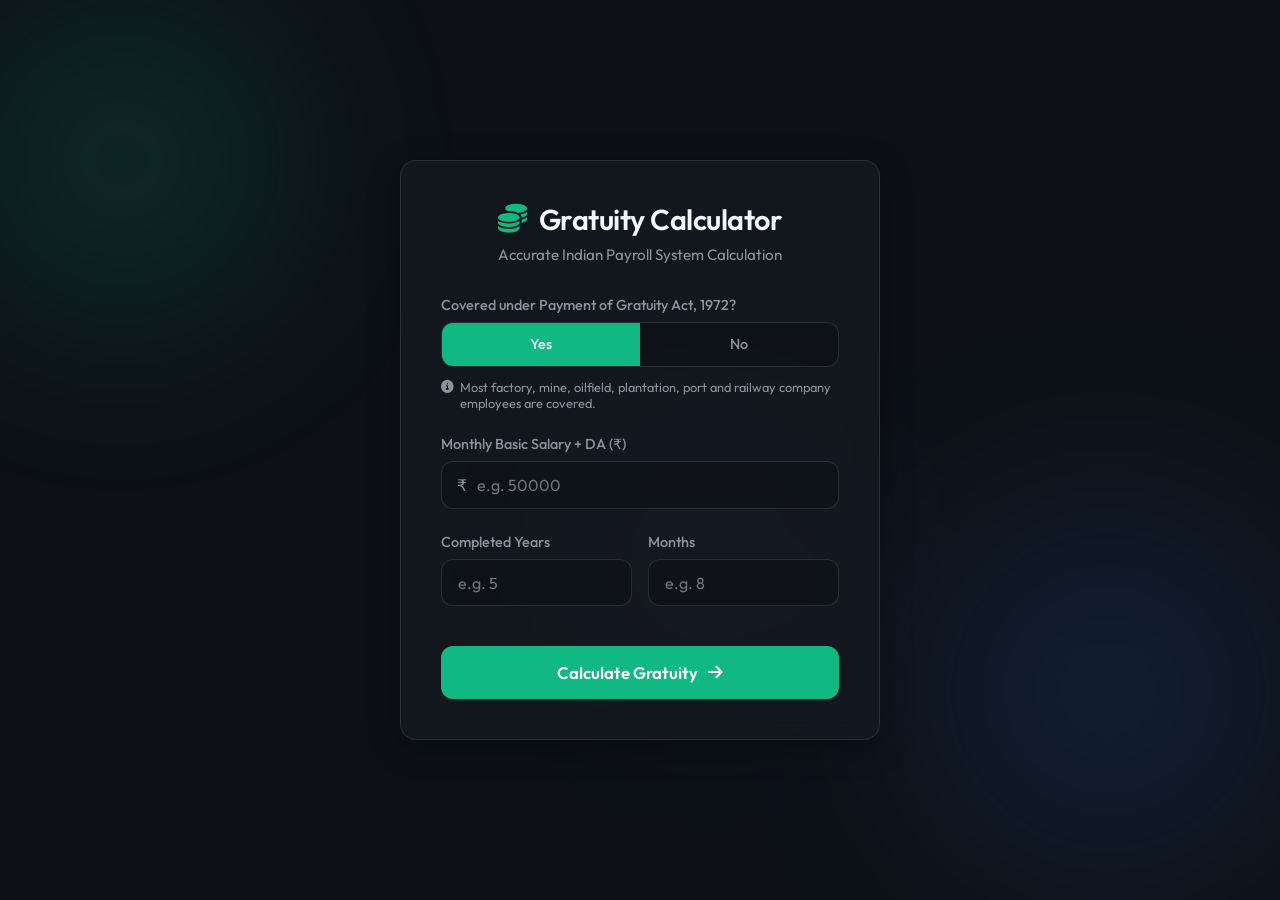
<file: gratuity-calculator/index.html>
<!DOCTYPE html>
<html lang="en">
<head>
    <meta charset="UTF-8">
    <meta name="viewport" content="width=device-width, initial-scale=1.0">
    <title>Indian Gratuity Calculator | Premium Payroll Tool</title>
    <meta name="description" content="Calculate your gratuity online with our premium, accurate Indian Gratuity Calculator. Check eligibility and tax exemptions.">
    <link rel="preconnect" href="https://fonts.googleapis.com">
    <link rel="preconnect" href="https://fonts.gstatic.com" crossorigin>
    <link href="https://fonts.googleapis.com/css2?family=Outfit:wght@300;400;500;600;700&display=swap" rel="stylesheet">
    <link rel="stylesheet" href="https://cdnjs.cloudflare.com/ajax/libs/font-awesome/6.4.0/css/all.min.css">
    <link rel="stylesheet" href="style.css">
</head>
<body>
    <div class="background-effects">
        <div class="blob blob-1"></div>
        <div class="blob blob-2"></div>
        <div class="blob blob-3"></div>
    </div>

    <main class="calculator-container">
        <header>
            <div class="logo-area">
                <i class="fa-solid fa-coins logo-icon"></i>
                <h1>Gratuity Calculator</h1>
            </div>
            <p class="subtitle">Accurate Indian Payroll System Calculation</p>
        </header>

        <section class="calculator-form">
            <div class="input-group full-width">
                <label>Covered under Payment of Gratuity Act, 1972?</label>
                <div class="toggle-container">
                    <input type="radio" id="covered-yes" name="is-covered" value="yes" checked>
                    <label for="covered-yes" class="toggle-btn">Yes</label>
                    <input type="radio" id="covered-no" name="is-covered" value="no">
                    <label for="covered-no" class="toggle-btn">No</label>
                </div>
                <div class="hint-text"><i class="fa-solid fa-circle-info"></i> Most factory, mine, oilfield, plantation, port and railway company employees are covered.</div>
            </div>

            <div class="input-group full-width">
                <label for="salary">Monthly Basic Salary + DA (₹)</label>
                <div class="input-wrapper">
                    <span class="currency-symbol">₹</span>
                    <input type="number" id="salary" placeholder="e.g. 50000" min="0" step="100">
                </div>
            </div>

            <div class="row">
                <div class="input-group">
                    <label for="years">Completed Years</label>
                    <input type="number" id="years" placeholder="e.g. 5" min="0" max="60" step="1">
                </div>
                
                <div class="input-group">
                    <label for="months">Months</label>
                    <input type="number" id="months" placeholder="e.g. 8" min="0" max="11" step="1">
                </div>
            </div>

            <button id="calculate-btn" class="primary-btn">
                <span>Calculate Gratuity</span>
                <i class="fa-solid fa-arrow-right"></i>
            </button>
        </section>

        <section id="results" class="results-section hidden">
            <div class="result-card main-result">
                <h3>Total Estimated Gratuity</h3>
                <div class="amount" id="total-gratuity">₹0</div>
            </div>

            <div class="results-breakdown">
                <div class="result-item">
                    <span class="label">Tax-Free Amount</span>
                    <span class="value success" id="tax-free-amount">₹0</span>
                </div>
                <div class="result-item">
                    <span class="label">Taxable Amount</span>
                    <span class="value warning" id="taxable-amount">₹0</span>
                </div>
                <div class="result-item">
                    <span class="label">Calculated Tenure</span>
                    <span class="value" id="effective-tenure">0 Years</span>
                </div>
            </div>

            <div id="eligibility-warning" class="warning-alert hidden">
                <i class="fa-solid fa-triangle-exclamation"></i>
                <p>Note: Gratuity is typically payable only after 5 years of continuous service.</p>
            </div>
        </section>
    </main>

    <script src="script.js"></script>
</body>
</html>
</file>
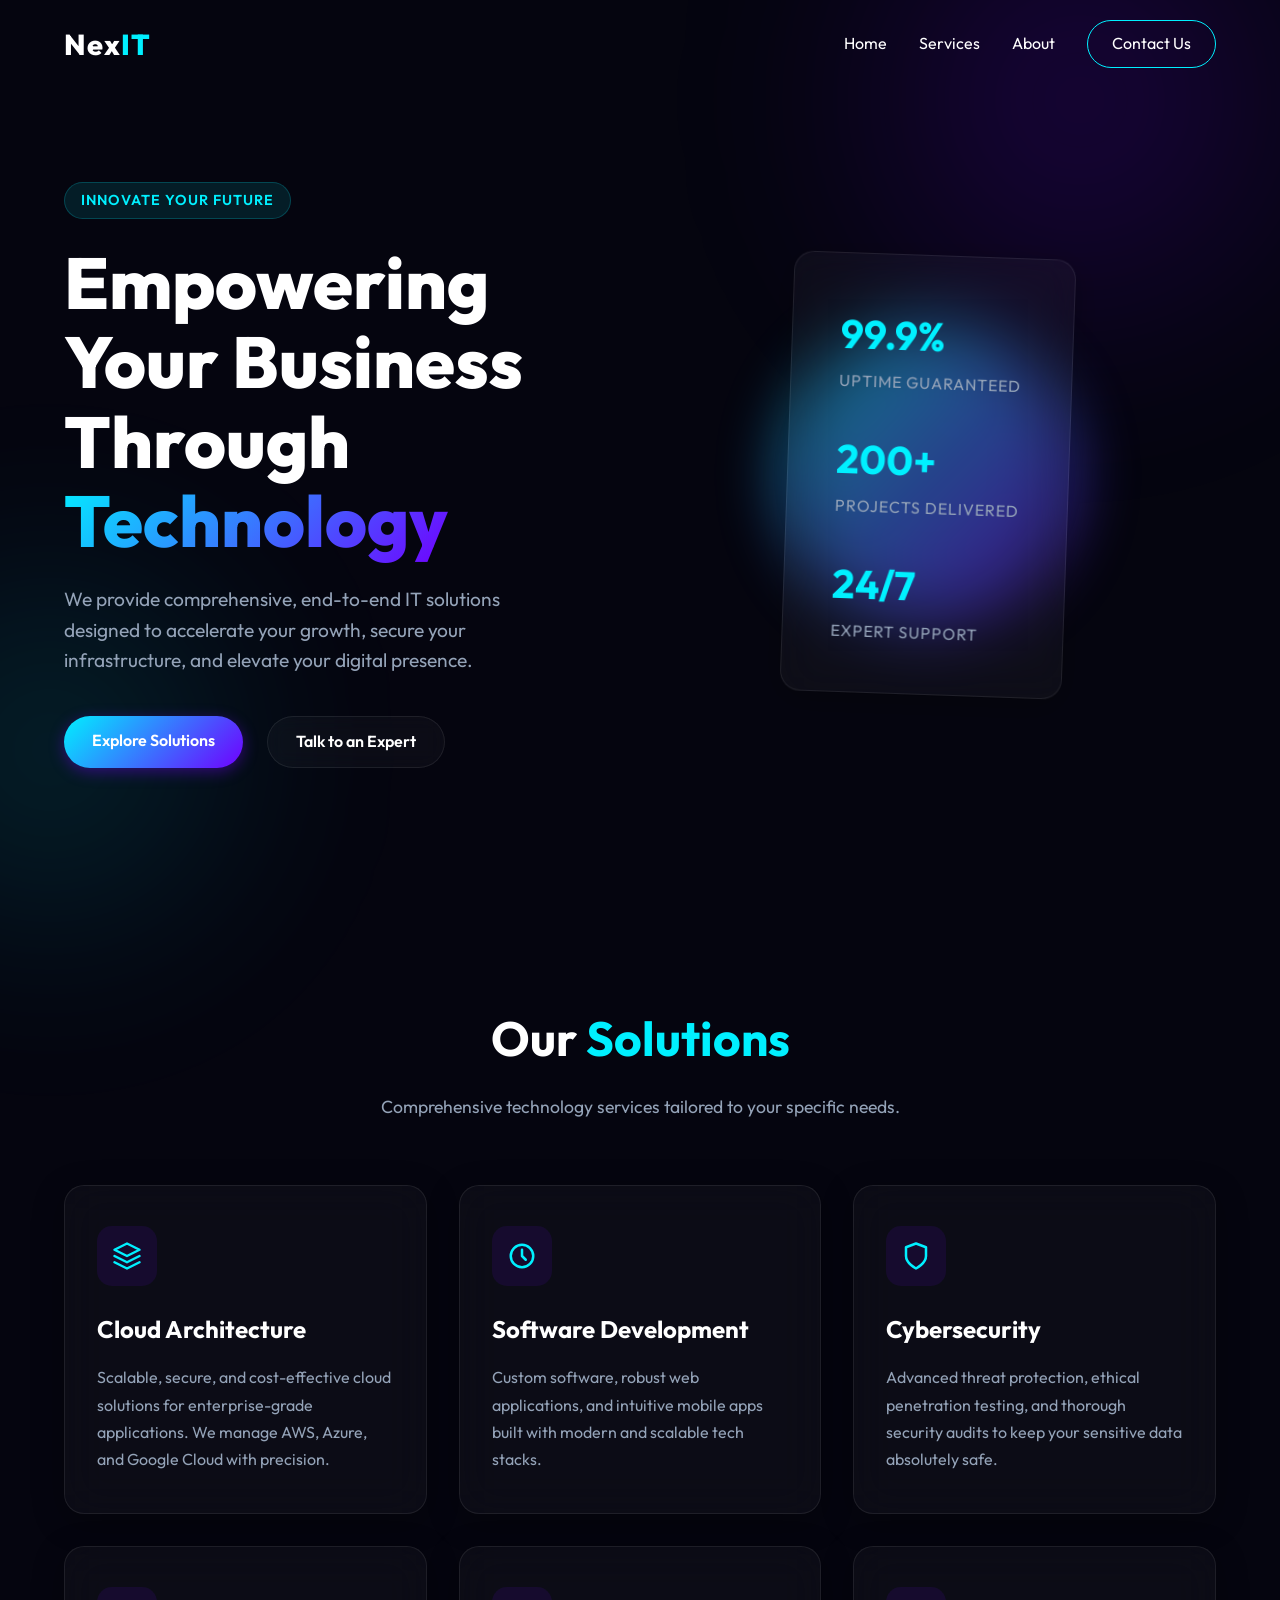
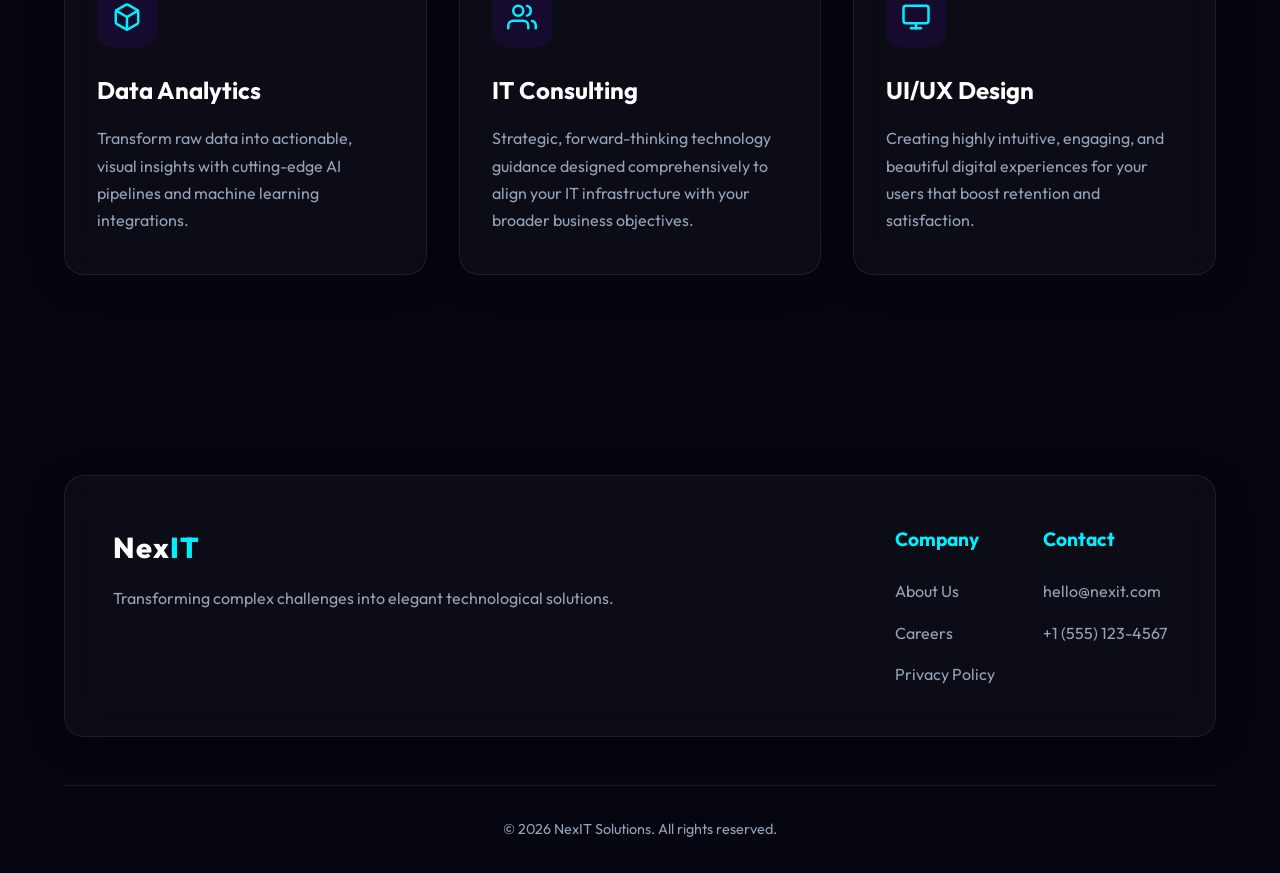
<file: it-solutions-startup/index.html>
<!DOCTYPE html>
<html lang="en">
<head>
    <meta charset="UTF-8">
    <meta name="viewport" content="width=device-width, initial-scale=1.0">
    <title>NexIT Solutions - Premium IT Services</title>
    <meta name="description" content="Next generation IT solutions for your business. From web development to cybersecurity.">
    <link href="https://fonts.googleapis.com/css2?family=Outfit:wght@300;400;600;800&display=swap" rel="stylesheet">
    <link rel="stylesheet" href="style.css">
</head>
<body>
    <div class="blob blob-1"></div>
    <div class="blob blob-2"></div>
    
    <nav class="navbar">
        <div class="logo">Nex<span class="highlight">IT</span></div>
        <ul class="nav-links">
            <li><a href="#home">Home</a></li>
            <li><a href="#services">Services</a></li>
            <li><a href="#about">About</a></li>
            <li><a href="#contact" class="btn-outline">Contact Us</a></li>
        </ul>
        <div class="hamburger">
            <div class="bar"></div>
            <div class="bar"></div>
            <div class="bar"></div>
        </div>
    </nav>

    <header id="home" class="hero">
        <div class="hero-content">
            <div class="badge">Innovate your future</div>
            <h1>Empowering Your Business Through <span class="highlight-gradient">Technology</span></h1>
            <p>We provide comprehensive, end-to-end IT solutions designed to accelerate your growth, secure your infrastructure, and elevate your digital presence.</p>
            <div class="cta-group">
                <a href="#services" class="btn-primary">Explore Solutions</a>
                <a href="#contact" class="btn-secondary">Talk to an Expert</a>
            </div>
        </div>
        <div class="hero-image-container">
            <div class="glass-card hero-stats">
                <div class="stat">
                    <h3>99.9%</h3>
                    <p>Uptime Guaranteed</p>
                </div>
                <div class="stat">
                    <h3>200+</h3>
                    <p>Projects Delivered</p>
                </div>
                <div class="stat">
                    <h3>24/7</h3>
                    <p>Expert Support</p>
                </div>
            </div>
        </div>
    </header>

    <section id="services" class="services">
        <h2>Our <span class="highlight">Solutions</span></h2>
        <p class="section-subtitle">Comprehensive technology services tailored to your specific needs.</p>
        
        <div class="service-grid">
            <div class="glass-card service-card">
                <div class="icon-wrapper">
                    <svg viewBox="0 0 24 24" fill="none" stroke="currentColor" stroke-width="2" stroke-linecap="round" stroke-linejoin="round"><path d="M12 2L2 7l10 5 10-5-10-5zM2 17l10 5 10-5M2 12l10 5 10-5"/></svg>
                </div>
                <h3>Cloud Architecture</h3>
                <p>Scalable, secure, and cost-effective cloud solutions for enterprise-grade applications. We manage AWS, Azure, and Google Cloud with precision.</p>
            </div>
            <div class="glass-card service-card">
                <div class="icon-wrapper">
                    <svg viewBox="0 0 24 24" fill="none" stroke="currentColor" stroke-width="2" stroke-linecap="round" stroke-linejoin="round"><path d="M12 21a9 9 0 1 0 0-18 9 9 0 0 0 0 18z"></path><path d="M12 7v5l3 3"></path></svg>
                </div>
                <h3>Software Development</h3>
                <p>Custom software, robust web applications, and intuitive mobile apps built with modern and scalable tech stacks.</p>
            </div>
            <div class="glass-card service-card">
                <div class="icon-wrapper">
                    <svg viewBox="0 0 24 24" fill="none" stroke="currentColor" stroke-width="2" stroke-linecap="round" stroke-linejoin="round"><path d="M12 22s8-4 8-10V5l-8-3-8 3v7c0 6 8 10 8 10z"></path></svg>
                </div>
                <h3>Cybersecurity</h3>
                <p>Advanced threat protection, ethical penetration testing, and thorough security audits to keep your sensitive data absolutely safe.</p>
            </div>
            <div class="glass-card service-card">
                <div class="icon-wrapper">
                    <svg viewBox="0 0 24 24" fill="none" stroke="currentColor" stroke-width="2" stroke-linecap="round" stroke-linejoin="round"><path d="M21 16V8a2 2 0 0 0-1-1.73l-7-4a2 2 0 0 0-2 0l-7 4A2 2 0 0 0 3 8v8a2 2 0 0 0 1 1.73l7 4a2 2 0 0 0 2 0l7-4A2 2 0 0 0 21 16z"></path><polyline points="3.27 6.96 12 12.01 20.73 6.96"></polyline><line x1="12" y1="22.08" x2="12" y2="12"></line></svg>
                </div>
                <h3>Data Analytics</h3>
                <p>Transform raw data into actionable, visual insights with cutting-edge AI pipelines and machine learning integrations.</p>
            </div>
            <div class="glass-card service-card">
                <div class="icon-wrapper">
                    <svg viewBox="0 0 24 24" fill="none" stroke="currentColor" stroke-width="2" stroke-linecap="round" stroke-linejoin="round"><path d="M17 21v-2a4 4 0 0 0-4-4H5a4 4 0 0 0-4 4v2"></path><circle cx="9" cy="7" r="4"></circle><path d="M23 21v-2a4 4 0 0 0-3-3.87"></path><path d="M16 3.13a4 4 0 0 1 0 7.75"></path></svg>
                </div>
                <h3>IT Consulting</h3>
                <p>Strategic, forward-thinking technology guidance designed comprehensively to align your IT infrastructure with your broader business objectives.</p>
            </div>
            <div class="glass-card service-card">
                <div class="icon-wrapper">
                    <svg viewBox="0 0 24 24" fill="none" stroke="currentColor" stroke-width="2" stroke-linecap="round" stroke-linejoin="round"><rect x="2" y="3" width="20" height="14" rx="2" ry="2"></rect><line x1="8" y1="21" x2="16" y2="21"></line><line x1="12" y1="17" x2="12" y2="21"></line></svg>
                </div>
                <h3>UI/UX Design</h3>
                <p>Creating highly intuitive, engaging, and beautiful digital experiences for your users that boost retention and satisfaction.</p>
            </div>
        </div>
    </section>

    <footer id="about">
        <div class="footer-content glass-card">
            <div class="footer-brand">
                <div class="logo">Nex<span class="highlight">IT</span></div>
                <p>Transforming complex challenges into elegant technological solutions.</p>
            </div>
            <div class="footer-links">
                <h4>Company</h4>
                <a href="#">About Us</a>
                <a href="#">Careers</a>
                <a href="#">Privacy Policy</a>
            </div>
            <div class="footer-contact">
                <h4>Contact</h4>
                <p>hello@nexit.com</p>
                <p>+1 (555) 123-4567</p>
            </div>
        </div>
        <div class="footer-bottom">
            <p>&copy; 2026 NexIT Solutions. All rights reserved.</p>
        </div>
    </footer>

    <script src="script.js"></script>
</body>
</html>
</file>
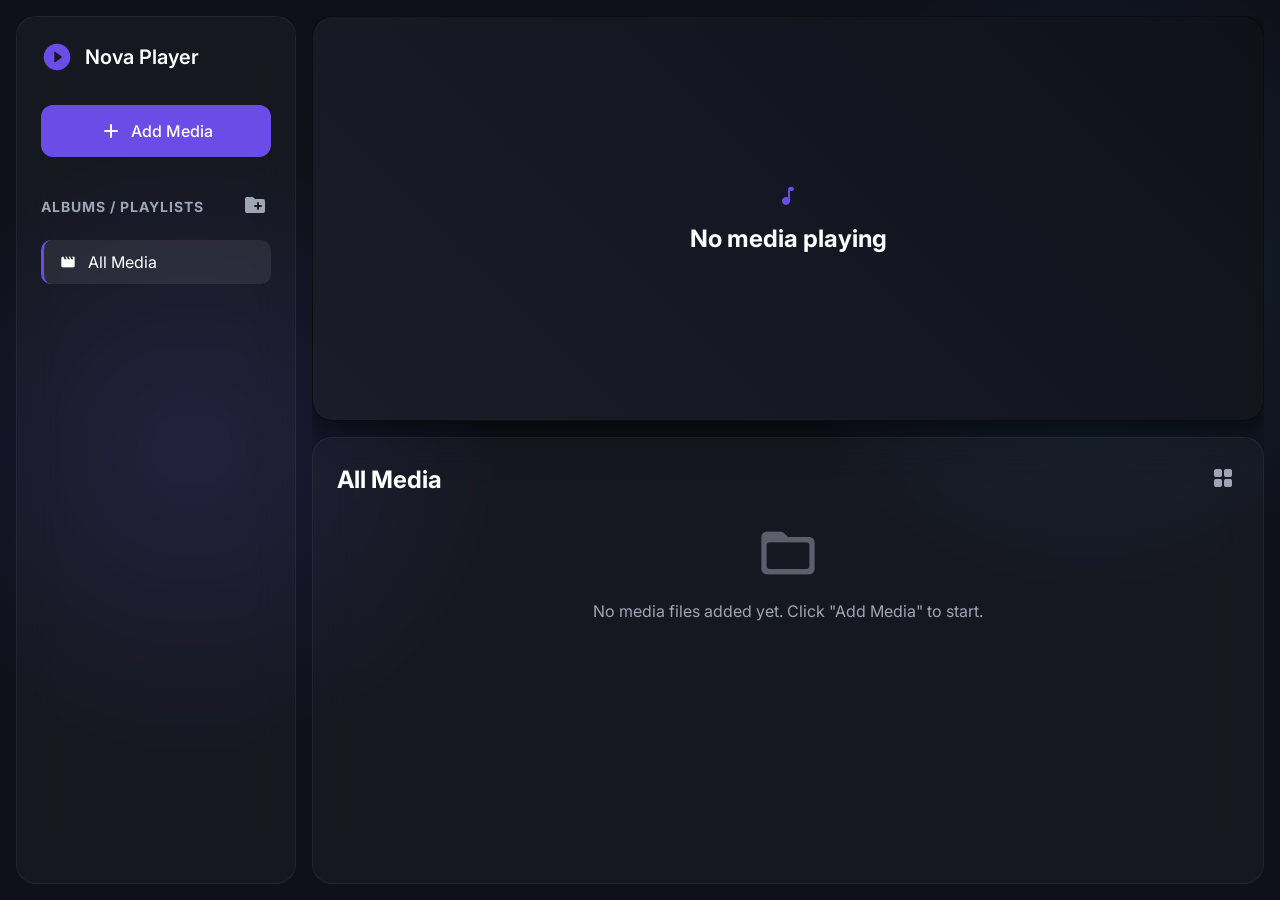
<file: media-player/index.html>
<!DOCTYPE html>
<html lang="en">
<head>
    <meta charset="UTF-8">
    <meta name="viewport" content="width=device-width, initial-scale=1.0">
    <title>Nova Media Player</title>
    <link rel="stylesheet" href="style.css">
    <link href="https://fonts.googleapis.com/css2?family=Inter:wght@300;400;500;600;700&display=swap" rel="stylesheet">
    <link href="https://fonts.googleapis.com/icon?family=Material+Icons+Round" rel="stylesheet">
</head>
<body>
    <div class="app-container">
        <!-- Sidebar -->
        <aside class="sidebar">
            <div class="logo">
                <span class="material-icons-round">play_circle_filled</span>
                <h1>Nova Player</h1>
            </div>
            
            <button class="add-files-btn" id="addFilesBtn">
                <span class="material-icons-round">add</span> Add Media
            </button>
            <input type="file" id="fileInput" accept="video/*, audio/*" multiple hidden>

            <div class="albums-section">
                <div class="section-header">
                    <h2>Albums / Playlists</h2>
                    <button class="icon-btn" id="createAlbumBtn" title="Create Album">
                        <span class="material-icons-round">create_new_folder</span>
                    </button>
                </div>
                <ul class="album-list" id="albumList">
                    <li class="active" data-id="all">All Media</li>
                </ul>
            </div>
        </aside>

        <!-- Main Content -->
        <main class="main-content">
            <div class="player-wrapper">
                <video id="mainPlayer" class="media-element" controls style="display: none;"></video>
                <div id="audioVisualizer" class="audio-visualizer">
                    <span class="material-icons-round audio-icon">music_note</span>
                    <h2 id="nowPlayingTitle">No media playing</h2>
                    <canvas id="visualizerCanvas"></canvas>
                </div>
            </div>

            <!-- Media Library -->
            <div class="media-library">
                <div class="library-header">
                    <h2 id="currentAlbumTitle">All Media</h2>
                    <div class="view-controls">
                        <button class="icon-btn active"><span class="material-icons-round">grid_view</span></button>
                    </div>
                </div>
                <div class="media-grid" id="mediaGrid">
                    <div class="empty-state">
                        <span class="material-icons-round">folder_open</span>
                        <p>No media files added yet. Click "Add Media" to start.</p>
                    </div>
                </div>
            </div>
        </main>
    </div>

    <!-- Modals -->
    <div class="modal" id="createAlbumModal">
        <div class="modal-content">
            <h2>Create New Album</h2>
            <input type="text" id="albumNameInput" placeholder="Album Name">
            <div class="modal-actions">
                <button class="btn-text" id="cancelAlbumBtn">Cancel</button>
                <button class="btn-primary" id="saveAlbumBtn">Create</button>
            </div>
        </div>
    </div>

    <script src="script.js"></script>
</body>
</html>
</file>
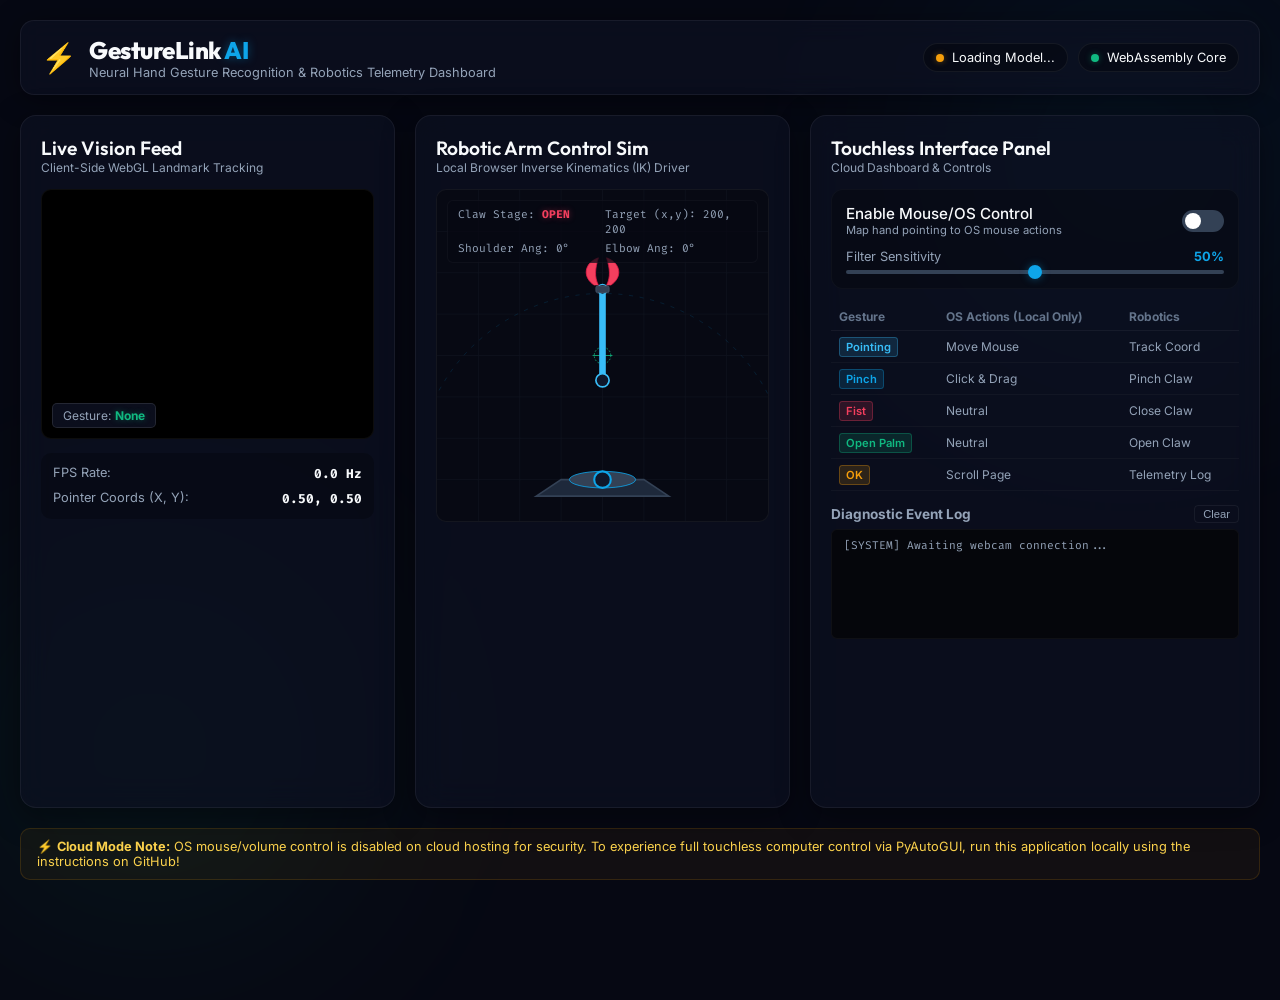
<file: gesture_control_system/templates/streamlit_dashboard.html>
<!DOCTYPE html>
<html lang="en">
<head>
    <meta charset="UTF-8">
    <meta name="viewport" content="width=device-width, initial-scale=1.0">
    <title>GestureLink AI - Streamlit Web Dashboard</title>
    
    <!-- Google Fonts -->
    <link rel="preconnect" href="https://fonts.googleapis.com">
    <link rel="preconnect" href="https://fonts.gstatic.com" crossorigin>
    <link href="https://fonts.googleapis.com/css2?family=Inter:wght@300;400;500;600;700&family=Outfit:wght@400;500;600;700;800&family=Fira+Code:wght@400;500&display=swap" rel="stylesheet">
    
    <style>
        /* CSS styling identical to style.css */
        :root {
            --bg-dark: #060813;
            --panel-bg: rgba(13, 17, 34, 0.65);
            --panel-bg-hover: rgba(22, 28, 54, 0.8);
            --border: rgba(255, 255, 255, 0.06);
            --border-glow: rgba(14, 165, 233, 0.2);
            --primary: #0ea5e9;
            --primary-glow: rgba(14, 165, 233, 0.4);
            --success: #10b981;
            --success-glow: rgba(16, 185, 129, 0.4);
            --danger: #f43f5e;
            --danger-glow: rgba(244, 63, 94, 0.4);
            --warning: #f59e0b;
            --warning-glow: rgba(245, 158, 11, 0.4);
            --text-main: #f8fafc;
            --text-muted: #94a3b8;
            --text-dim: #64748b;
            --font-header: 'Outfit', sans-serif;
            --font-body: 'Inter', sans-serif;
            --font-code: 'Fira Code', monospace;
            --transition: all 0.3s cubic-bezier(0.4, 0, 0.2, 1);
        }

        * {
            box-sizing: border-box;
            margin: 0;
            padding: 0;
        }

        body {
            background-color: var(--bg-dark);
            color: var(--text-main);
            font-family: var(--font-body);
            min-height: 100vh;
            overflow-x: hidden;
            position: relative;
        }

        .glow-bg-1, .glow-bg-2 {
            position: absolute;
            width: 500px;
            height: 500px;
            border-radius: 50%;
            filter: blur(130px);
            z-index: -1;
            opacity: 0.15;
            pointer-events: none;
            animation: drift 25s infinite alternate ease-in-out;
        }

        .glow-bg-1 {
            background: radial-gradient(circle, var(--primary) 0%, transparent 70%);
            top: -100px;
            right: -100px;
        }

        .glow-bg-2 {
            background: radial-gradient(circle, var(--success) 0%, transparent 70%);
            bottom: -100px;
            left: -100px;
            animation-delay: -10s;
        }

        @keyframes drift {
            0% { transform: translate(0, 0) scale(1); }
            100% { transform: translate(100px, 80px) scale(1.2); }
        }

        .app-container {
            max-width: 1600px;
            margin: 0 auto;
            padding: 20px;
            display: flex;
            flex-direction: column;
            gap: 20px;
            min-height: 100vh;
        }

        .app-header {
            display: flex;
            justify-content: space-between;
            align-items: center;
            padding: 14px 20px;
            background: var(--panel-bg);
            border: 1px solid var(--border);
            backdrop-filter: blur(12px);
            border-radius: 14px;
            box-shadow: 0 4px 30px rgba(0, 0, 0, 0.4);
        }

        .logo-area {
            display: flex;
            align-items: center;
            gap: 12px;
        }

        .logo-icon {
            font-size: 1.8rem;
            animation: pulse-glow 2s infinite alternate;
        }

        .logo-text h1 {
            font-family: var(--font-header);
            font-size: 1.5rem;
            font-weight: 800;
            letter-spacing: -0.5px;
        }

        .logo-accent {
            color: var(--primary);
            text-shadow: 0 0 10px var(--primary-glow);
        }

        .tagline {
            font-size: 0.8rem;
            color: var(--text-muted);
        }

        .header-badges {
            display: flex;
            gap: 10px;
        }

        .status-badge {
            display: flex;
            align-items: center;
            gap: 8px;
            padding: 6px 12px;
            background: rgba(0, 0, 0, 0.3);
            border: 1px solid var(--border);
            border-radius: 20px;
            font-size: 0.8rem;
        }

        .status-indicator {
            width: 8px;
            height: 8px;
            border-radius: 50%;
        }

        .status-indicator.green {
            background-color: var(--success);
            box-shadow: 0 0 6px var(--success-glow);
        }

        .status-indicator.yellow {
            background-color: var(--warning);
            box-shadow: 0 0 6px var(--warning-glow);
        }

        .status-indicator.red {
            background-color: var(--danger);
            box-shadow: 0 0 6px var(--danger-glow);
        }

        .dashboard-grid {
            display: grid;
            grid-template-columns: 1fr 1fr 1.2fr;
            gap: 20px;
            flex-grow: 1;
        }

        @media (max-width: 1100px) {
            .dashboard-grid {
                grid-template-columns: 1fr;
            }
        }

        .dashboard-card {
            background: var(--panel-bg);
            border: 1px solid var(--border);
            border-radius: 16px;
            padding: 20px;
            display: flex;
            flex-direction: column;
            gap: 14px;
            backdrop-filter: blur(16px);
            box-shadow: 0 8px 32px rgba(0, 0, 0, 0.4);
        }

        .card-header h2 {
            font-family: var(--font-header);
            font-size: 1.2rem;
            font-weight: 600;
        }

        .card-subtitle {
            font-size: 0.75rem;
            color: var(--text-muted);
            display: block;
        }

        .feed-wrapper {
            position: relative;
            width: 100%;
            aspect-ratio: 4/3;
            border-radius: 10px;
            overflow: hidden;
            background-color: #000;
            border: 1px solid rgba(255, 255, 255, 0.05);
        }

        #webcam {
            width: 100%;
            height: 100%;
            object-fit: cover;
            transform: scaleX(-1); /* Mirror view */
        }

        #canvas-overlay {
            position: absolute;
            top: 0;
            left: 0;
            width: 100%;
            height: 100%;
            pointer-events: none;
        }

        .overlay-stats {
            position: absolute;
            bottom: 10px;
            left: 10px;
            display: flex;
            gap: 6px;
        }

        .stat-pill {
            background: rgba(13, 17, 34, 0.85);
            border: 1px solid rgba(255, 255, 255, 0.1);
            padding: 4px 10px;
            border-radius: 5px;
            font-size: 0.75rem;
            display: flex;
            gap: 4px;
        }

        .stat-label { color: var(--text-muted); }
        .stat-value { font-weight: 700; }
        .text-glow-green { color: var(--success); text-shadow: 0 0 6px var(--success-glow); }

        .vision-telemetry {
            display: flex;
            flex-direction: column;
            gap: 8px;
            background: rgba(0, 0, 0, 0.25);
            border-radius: 10px;
            padding: 12px;
        }

        .tel-row {
            display: flex;
            justify-content: space-between;
            font-size: 0.8rem;
        }

        .tel-row span { color: var(--text-muted); }
        .tel-row strong { font-family: var(--font-code); color: var(--text-main); }

        .simulator-canvas-wrapper {
            background-color: #070913;
            border-radius: 10px;
            border: 1px solid rgba(255, 255, 255, 0.05);
            position: relative;
            width: 100%;
            aspect-ratio: 1/1;
            overflow: hidden;
            display: flex;
            align-items: center;
            justify-content: center;
        }

        #robot-svg {
            max-width: 100%;
            max-height: 100%;
        }

        .sim-labels {
            position: absolute;
            top: 10px;
            left: 10px;
            right: 10px;
            display: grid;
            grid-template-columns: 1fr 1fr;
            gap: 4px;
            font-size: 0.7rem;
            font-family: var(--font-code);
            color: var(--text-muted);
            background: rgba(7, 9, 19, 0.75);
            padding: 6px 10px;
            border-radius: 6px;
            border: 1px solid rgba(255, 255, 255, 0.03);
        }

        .text-glow-red { color: var(--danger); text-shadow: 0 0 6px var(--danger-glow); font-weight: bold; }

        .control-group {
            background: rgba(0, 0, 0, 0.25);
            border-radius: 12px;
            padding: 14px;
            border: 1px solid rgba(255, 255, 255, 0.03);
            display: flex;
            flex-direction: column;
            gap: 12px;
        }

        .toggle-row {
            display: flex;
            justify-content: space-between;
            align-items: center;
        }

        .toggle-text h3 { font-size: 0.95rem; font-weight: 500; }
        .toggle-text p { font-size: 0.7rem; color: var(--text-muted); }

        .switch {
            position: relative;
            display: inline-block;
            width: 42px;
            height: 22px;
        }

        .switch input { opacity: 0; width: 0; height: 0; }

        .slider {
            position: absolute;
            cursor: pointer;
            top: 0; left: 0; right: 0; bottom: 0;
            background-color: #334155;
            transition: .3s;
        }

        .slider:before {
            position: absolute;
            content: "";
            height: 16px; width: 16px;
            left: 3px; bottom: 3px;
            background-color: white;
            transition: .3s;
        }

        input:checked + .slider {
            background-color: var(--primary);
            box-shadow: 0 0 8px var(--primary-glow);
        }

        input:checked + .slider:before { transform: translateX(20px); }
        .slider.round { border-radius: 22px; }
        .slider.round:before { border-radius: 50%; }

        .slider-row {
            display: flex;
            flex-direction: column;
            gap: 6px;
        }

        .slider-labels {
            display: flex;
            justify-content: space-between;
            font-size: 0.8rem;
        }

        .slider-title { color: var(--text-muted); }
        #sensitivity-val { font-weight: bold; color: var(--primary); }
        .range-slider {
            -webkit-appearance: none;
            width: 100%;
            height: 4px;
            border-radius: 2px;
            background: #334155;
            outline: none;
        }

        .range-slider::-webkit-slider-thumb {
            -webkit-appearance: none;
            width: 14px;
            height: 14px;
            border-radius: 50%;
            background: var(--primary);
            cursor: pointer;
            box-shadow: 0 0 8px var(--primary-glow);
        }

        .mapping-table-wrapper h3 {
            font-size: 0.85rem;
            color: var(--text-muted);
            margin-bottom: 8px;
        }

        .mapping-table {
            width: 100%;
            border-collapse: collapse;
            font-size: 0.75rem;
            text-align: left;
        }

        .mapping-table th {
            padding: 6px 8px;
            color: var(--text-dim);
            border-bottom: 1px solid rgba(255, 255, 255, 0.05);
        }

        .mapping-table td {
            padding: 8px 8px;
            border-bottom: 1px solid rgba(255, 255, 255, 0.03);
            color: var(--text-muted);
        }

        .mapping-table tr.active-mapping td {
            background: rgba(14, 165, 233, 0.08);
            color: var(--text-main);
        }

        .badge {
            padding: 2px 6px;
            border-radius: 3px;
            font-size: 0.7rem;
            font-weight: 600;
        }

        .gesture-pointing { background: rgba(56, 189, 248, 0.15); color: #38bdf8; border: 1px solid rgba(56, 189, 248, 0.3); }
        .badge.active { background: rgba(52, 211, 153, 0.2) !important; color: #34d399 !important; border: 1px solid rgba(52, 211, 153, 0.4) !important; }
        .gesture-pinch { background: rgba(14, 165, 233, 0.15); color: #0ea5e9; border: 1px solid rgba(14, 165, 233, 0.3); }
        .gesture-fist { background: rgba(244, 63, 94, 0.15); color: #f43f5e; border: 1px solid rgba(244, 63, 94, 0.3); }
        .gesture-palm { background: rgba(16, 185, 129, 0.15); color: #10b981; border: 1px solid rgba(16, 185, 129, 0.3); }
        .gesture-ok { background: rgba(245, 158, 11, 0.15); color: #f59e0b; border: 1px solid rgba(245, 158, 11, 0.3); }
        .gesture-thumbsup { background: rgba(167, 139, 250, 0.15); color: #a78bfa; border: 1px solid rgba(167, 139, 250, 0.3); }
        .gesture-thumbsdown { background: rgba(217, 70, 239, 0.15); color: #d946ef; border: 1px solid rgba(217, 70, 239, 0.3); }
        .gesture-victory { background: rgba(236, 72, 153, 0.15); color: #ec4899; border: 1px solid rgba(236, 72, 153, 0.3); }

        .console-wrapper {
            display: flex;
            flex-direction: column;
            gap: 6px;
        }

        .console-header {
            display: flex;
            justify-content: space-between;
            align-items: center;
        }

        .console-header h3 { font-size: 0.85rem; color: var(--text-muted); }
        .btn-clear {
            background: transparent;
            border: 1px solid var(--border);
            color: var(--text-muted);
            padding: 2px 8px;
            border-radius: 4px;
            font-size: 0.7rem;
            cursor: pointer;
        }

        .console-logs {
            background-color: #05060b;
            border: 1px solid rgba(255, 255, 255, 0.04);
            border-radius: 6px;
            height: 110px;
            padding: 8px 12px;
            font-family: var(--font-code);
            font-size: 0.7rem;
            overflow-y: auto;
            display: flex;
            flex-direction: column;
            gap: 2px;
        }

        .console-line { line-height: 1.4; }
        .line-info { color: var(--text-muted); }
        .line-action { color: var(--primary); }
        .line-error { color: var(--danger); }
        
        .failsafe-alert {
            background: rgba(245, 158, 11, 0.05);
            border: 1px solid rgba(245, 158, 11, 0.15);
            border-radius: 10px;
            padding: 10px 16px;
            font-size: 0.8rem;
            color: #fcd34d;
            display: flex;
            gap: 10px;
            align-items: center;
        }
    </style>
</head>
<body>
    <div class="glow-bg-1"></div>
    <div class="glow-bg-2"></div>

    <div class="app-container">
        <!-- Header -->
        <header class="app-header">
            <div class="logo-area">
                <span class="logo-icon">⚡</span>
                <div class="logo-text">
                    <h1>GestureLink <span class="logo-accent">AI</span></h1>
                    <p class="tagline">Neural Hand Gesture Recognition & Robotics Telemetry Dashboard</p>
                </div>
            </div>
            
            <div class="header-badges">
                <div class="status-badge" id="camera-status-badge">
                    <span class="status-indicator yellow" id="cam-indicator"></span>
                    <span class="badge-text" id="cam-status-text">Loading Model...</span>
                </div>
                <div class="status-badge">
                    <span class="status-indicator green"></span>
                    <span class="badge-text">WebAssembly Core</span>
                </div>
            </div>
        </header>

        <!-- Main -->
        <main class="dashboard-grid">
            <!-- Col 1: Webcam -->
            <section class="dashboard-card">
                <div class="card-header">
                    <h2>Live Vision Feed</h2>
                    <span class="card-subtitle">Client-Side WebGL Landmark Tracking</span>
                </div>
                <div class="feed-wrapper">
                    <video id="webcam" autoplay playsinline></video>
                    <canvas id="canvas-overlay"></canvas>
                    
                    <div class="overlay-stats">
                        <div class="stat-pill">
                            <span class="stat-label">Gesture:</span>
                            <span class="stat-value text-glow-green" id="curr-gesture">None</span>
                        </div>
                    </div>
                </div>
                
                <div class="vision-telemetry">
                    <div class="tel-row">
                        <span>FPS Rate:</span>
                        <strong id="fps-label">0.0 Hz</strong>
                    </div>
                    <div class="tel-row">
                        <span>Pointer Coords (X, Y):</span>
                        <strong id="coords-label">0.50, 0.50</strong>
                    </div>
                </div>
            </section>

            <!-- Col 2: Robot Sim -->
            <section class="dashboard-card">
                <div class="card-header">
                    <h2>Robotic Arm Control Sim</h2>
                    <span class="card-subtitle">Local Browser Inverse Kinematics (IK) Driver</span>
                </div>
                
                <div class="simulator-canvas-wrapper">
                    <svg id="robot-svg" viewBox="0 0 400 400" width="100%" height="100%">
                        <defs>
                            <filter id="glow" x="-20%" y="-20%" width="140%" height="140%">
                                <feGaussianBlur stdDeviation="5" result="blur" />
                                <feMerge>
                                    <feMergeNode in="blur" />
                                    <feMergeNode in="SourceGraphic" />
                                </feMerge>
                            </filter>
                            <linearGradient id="linkGradient" x1="0%" y1="0%" x2="100%" y2="100%">
                                <stop offset="0%" stop-color="#0284c7" />
                                <stop offset="100%" stop-color="#0ea5e9" />
                            </linearGradient>
                        </defs>
                        
                        <g opacity="0.12">
                            <line x1="50" y1="0" x2="50" y2="400" stroke="#475569" />
                            <line x1="100" y1="0" x2="100" y2="400" stroke="#475569" />
                            <line x1="150" y1="0" x2="150" y2="400" stroke="#475569" />
                            <line x1="200" y1="0" x2="200" y2="400" stroke="#475569" />
                            <line x1="250" y1="0" x2="250" y2="400" stroke="#475569" />
                            <line x1="300" y1="0" x2="300" y2="400" stroke="#475569" />
                            <line x1="350" y1="0" x2="350" y2="400" stroke="#475569" />
                            
                            <line x1="0" y1="50" x2="400" y2="50" stroke="#475569" />
                            <line x1="0" y1="100" x2="400" y2="100" stroke="#475569" />
                            <line x1="0" y1="150" x2="400" y2="150" stroke="#475569" />
                            <line x1="0" y1="200" x2="400" y2="200" stroke="#475569" />
                            <line x1="0" y1="250" x2="400" y2="250" stroke="#475569" />
                            <line x1="0" y1="300" x2="400" y2="300" stroke="#475569" />
                            <line x1="0" y1="350" x2="400" y2="350" stroke="#475569" />
                        </g>

                        <!-- Base -->
                        <path d="M 120 370 L 280 370 L 250 350 L 150 350 Z" fill="#1e293b" stroke="#334155" stroke-width="2" />
                        <ellipse cx="200" cy="350" rx="40" ry="10" fill="#334155" stroke="#0ea5e9" stroke-width="1" />
                        
                        <!-- Range Limit -->
                        <circle cx="200" cy="350" r="225" fill="none" stroke="#0284c7" stroke-width="1" stroke-dasharray="5, 8" opacity="0.2" />
                        
                        <!-- Target reticle -->
                        <g id="target-reticle">
                            <circle cx="200" cy="200" r="10" fill="none" stroke="#10b981" stroke-dasharray="2,2" />
                            <line x1="200" y1="188" x2="200" y2="212" stroke="#10b981" />
                            <line x1="188" y1="200" x2="212" y2="200" stroke="#10b981" />
                        </g>

                        <line id="link1" x1="200" y1="350" x2="200" y2="230" stroke="url(#linkGradient)" stroke-width="12" stroke-linecap="round" filter="url(#glow)" />
                        <line id="link2" x1="200" y1="230" x2="200" y2="120" stroke="#38bdf8" stroke-width="8" stroke-linecap="round" />
                        
                        <circle cx="200" cy="350" r="10" fill="#0f172a" stroke="#0ea5e9" stroke-width="2.5" />
                        <circle id="joint-elbow" cx="200" cy="230" r="8" fill="#0f172a" stroke="#38bdf8" stroke-width="2" />
                        <circle id="joint-wrist" cx="200" cy="120" r="6" fill="#0f172a" stroke="#38bdf8" stroke-width="1.5" />
                        
                        <!-- Claw -->
                        <g id="claw-assembly">
                            <rect x="-8" y="-4" width="16" height="8" fill="#334155" stroke="#475569" rx="2" transform="translate(200, 120)" />
                            <path id="claw-finger-l" d="M -10 -5 C -25 -15 -22 -32 -5 -38 C -9 -25 -10 -15 -5 -5" fill="#f43f5e" stroke="#e11d48" transform="translate(200, 120)" />
                            <path id="claw-finger-r" d="M 10 -5 C 25 -15 22 -32 5 -38 C 9 -25 10 -15 5 -5" fill="#f43f5e" stroke="#e11d48" transform="translate(200, 120)" />
                        </g>
                    </svg>
                    
                    <div class="sim-labels">
                        <div>Claw Stage: <span id="claw-state-label" class="text-glow-red">OPEN</span></div>
                        <div>Target (x,y): <span id="sim-target-label">200, 200</span></div>
                        <div>Shoulder Ang: <span id="shoulder-ang-label">0°</span></div>
                        <div>Elbow Ang: <span id="elbow-ang-label">0°</span></div>
                    </div>
                </div>
            </section>

            <!-- Col 3: Controls -->
            <section class="dashboard-card">
                <div class="card-header">
                    <h2>Touchless Interface Panel</h2>
                    <span class="card-subtitle">Cloud Dashboard & Controls</span>
                </div>
                
                <div class="control-group">
                    <div class="toggle-row">
                        <div class="toggle-text">
                            <h3>Enable Mouse/OS Control</h3>
                            <p>Map hand pointing to OS mouse actions</p>
                        </div>
                        <label class="switch">
                            <input type="checkbox" id="toggle-os-control">
                            <span class="slider round"></span>
                        </label>
                    </div>
                    
                    <div class="slider-row">
                        <div class="slider-labels">
                            <span class="slider-title">Filter Sensitivity</span>
                            <span id="sensitivity-val">50%</span>
                        </div>
                        <input type="range" min="10" max="90" value="50" class="range-slider" id="sensitivity-slider">
                    </div>
                </div>
                
                <div class="mapping-table-wrapper">
                    <table class="mapping-table">
                        <thead>
                            <tr>
                                <th>Gesture</th>
                                <th>OS Actions (Local Only)</th>
                                <th>Robotics</th>
                            </tr>
                        </thead>
                        <tbody>
                            <tr id="row-Pointing">
                                <td><span class="badge gesture-pointing">Pointing</span></td>
                                <td>Move Mouse</td>
                                <td>Track Coord</td>
                            </tr>
                            <tr id="row-Pinch">
                                <td><span class="badge gesture-pinch">Pinch</span></td>
                                <td>Click & Drag</td>
                                <td>Pinch Claw</td>
                            </tr>
                            <tr id="row-Fist">
                                <td><span class="badge gesture-fist">Fist</span></td>
                                <td>Neutral</td>
                                <td class="color-red">Close Claw</td>
                            </tr>
                            <tr id="row-Open-Palm">
                                <td><span class="badge gesture-palm">Open Palm</span></td>
                                <td>Neutral</td>
                                <td class="color-green">Open Claw</td>
                            </tr>
                            <tr id="row-OK">
                                <td><span class="badge gesture-ok">OK</span></td>
                                <td>Scroll Page</td>
                                <td>Telemetry Log</td>
                            </tr>
                        </tbody>
                    </table>
                </div>
                
                <div class="console-wrapper">
                    <div class="console-header">
                        <h3>Diagnostic Event Log</h3>
                        <button class="btn-clear" id="btn-clear-logs">Clear</button>
                    </div>
                    <div class="console-logs" id="console-logs-container">
                        <div class="console-line line-info">[SYSTEM] Awaiting webcam connection...</div>
                    </div>
                </div>
            </section>
        </main>
        
        <footer class="app-footer">
            <div class="failsafe-alert">
                <span>⚡ <strong>Cloud Mode Note:</strong> OS mouse/volume control is disabled on cloud hosting for security. To experience full touchless computer control via PyAutoGUI, run this application locally using the instructions on GitHub!</span>
            </div>
        </footer>
    </div>

    <!-- MediaPipe ESM loader and Main Client Logic -->
    <script type="module">
        // Import FilesetResolver and HandLandmarker directly from CDN
        import { HandLandmarker, FilesetResolver } from "https://cdn.jsdelivr.net/npm/@mediapipe/tasks-vision@0.10.8/vision_bundle.mjs";

        // DOM Elements
        const webcam = document.getElementById("webcam");
        const canvas = document.getElementById("canvas-overlay");
        const ctx = canvas.getContext("2d");
        
        const camIndicator = document.getElementById("cam-indicator");
        const camStatusText = document.getElementById("cam-status-text");
        const currGestureVal = document.getElementById("curr-gesture");
        const fpsLabel = document.getElementById("fps-label");
        const coordsLabel = document.getElementById("coords-label");
        const toggleOsControl = document.getElementById("toggle-os-control");
        const sensitivitySlider = document.getElementById("sensitivity-slider");
        const sensitivityVal = document.getElementById("sensitivity-val");
        const consoleContainer = document.getElementById("console-logs-container");
        const btnClearLogs = document.getElementById("btn-clear-logs");

        // Robotic Arm Elements
        const link1 = document.getElementById("link1");
        const link2 = document.getElementById("link2");
        const jointElbow = document.getElementById("joint-elbow");
        const jointWrist = document.getElementById("joint-wrist");
        const targetReticle = document.getElementById("target-reticle");
        const clawAssembly = document.getElementById("claw-assembly");
        const clawFingerL = document.getElementById("claw-finger-l");
        const clawFingerR = document.getElementById("claw-finger-r");
        const clawStateLabel = document.getElementById("claw-state-label");
        const simTargetLabel = document.getElementById("sim-target-label");
        const shoulderAngLabel = document.getElementById("shoulder-ang-label");
        const elbowAngLabel = document.getElementById("elbow-ang-label");

        // App States
        let handLandmarker = null;
        let webcamRunning = false;
        let lastVideoTime = -1;
        let lastGesture = "None";
        let sensitivity = 0.5;
        
        // Smoothing states (EMA Filter)
        let prevX = null, prevY = null;
        
        // Robot Geometry
        const BASE_X = 200;
        const BASE_Y = 350;
        const L1 = 125;
        const L2 = 105;
        const CLAW_PATHS = {
            open: {
                l: "M -10 -5 C -25 -15 -22 -32 -5 -38 C -9 -25 -10 -15 -5 -5",
                r: "M 10 -5 C 25 -15 22 -32 5 -38 C 9 -25 10 -15 5 -5"
            },
            closed: {
                l: "M -10 -5 C -15 -18 -10 -30 -1 -35 C -3 -22 -6 -13 -5 -5",
                r: "M 10 -5 C 15 -18 10 -30 1 -35 C 3 -22 6 -13 5 -5"
            }
        };

        // Initialize variables
        log("Loading neural vision engine from CDN...", "info");
        
        sensitivitySlider.addEventListener("input", () => {
            sensitivityVal.innerText = `${sensitivitySlider.value}%`;
            sensitivity = parseFloat(sensitivitySlider.value) / 100.0;
        });

        toggleOsControl.addEventListener("change", () => {
            if (toggleOsControl.checked) {
                log("[WARNING] OS Control enabled! Note: System control is disabled on cloud environments, but telemetry coordinates remain fully active.", "error");
            } else {
                log("[INFO] OS Control disabled.", "info");
            }
        });

        btnClearLogs.addEventListener("click", () => {
            consoleContainer.innerHTML = "";
            log("Diagnostic console logs cleared.", "info");
        });

        // Setup Logger
        function log(msg, type = "info") {
            const timeStr = new Date().toTimeString().split(' ')[0];
            const line = document.createElement("div");
            line.className = `console-line line-${type}`;
            line.innerText = `[${timeStr}] ${msg}`;
            consoleContainer.appendChild(line);
            while (consoleContainer.childElementCount > 50) {
                consoleContainer.removeChild(consoleContainer.firstChild);
            }
            consoleContainer.scrollTop = consoleContainer.scrollHeight;
        }

        // Initialize HandLandmarker
        async function initializeDetector() {
            try {
                const vision = await FilesetResolver.forVisionTasks(
                    "https://cdn.jsdelivr.net/npm/@mediapipe/tasks-vision@0.10.8/wasm"
                );
                
                handLandmarker = await HandLandmarker.createFromOptions(vision, {
                    baseOptions: {
                        modelAssetPath: "https://storage.googleapis.com/mediapipe-models/hand_landmarker/hand_landmarker/float16/1/hand_landmarker.task",
                        delegate: "GPU"
                    },
                    runningMode: "VIDEO",
                    numHands: 1
                });
                
                camIndicator.className = "status-indicator green";
                camStatusText.innerText = "Model: READY";
                log("[SUCCESS] Hand landmarker model loaded successfully.", "info");
                
                startCamera();
            } catch (err) {
                camIndicator.className = "status-indicator red";
                camStatusText.innerText = "Load Failed";
                log(`[CRITICAL ERROR] Failed to load model or WebAssembly resources: ${err}`, "error");
            }
        }

        // Initialize Camera
        function startCamera() {
            log("Requesting browser camera access...", "info");
            
            const constraints = {
                video: {
                    width: 640,
                    height: 480,
                    facingMode: "user"
                }
            };
            
            navigator.mediaDevices.getUserMedia(constraints)
                .then((stream) => {
                    webcam.srcObject = stream;
                    webcam.addEventListener("loadeddata", () => {
                        webcamRunning = true;
                        canvas.width = webcam.videoWidth;
                        canvas.height = webcam.videoHeight;
                        log("[CAMERA] Webcam successfully connected and processing frames.", "info");
                        requestAnimationFrame(predictLoop);
                    });
                })
                .catch((err) => {
                    log(`[CAMERA ERROR] Webcam access denied or occupied: ${err.message}`, "error");
                    log("Running in animated mock-calibration mode.", "info");
                    startFallbackSimulation();
                });
        }

        // Prediction Loop
        let lastFPSCheck = Date.now();
        let frameCount = 0;
        
        async function predictLoop() {
            if (!webcamRunning) return;
            
            // Draw camera frame mirrored
            ctx.save();
            ctx.clearRect(0, 0, canvas.width, canvas.height);
            ctx.translate(canvas.width, 0);
            ctx.scale(-1, 1);
            ctx.drawImage(webcam, 0, 0, canvas.width, canvas.height);
            ctx.restore();
            
            // FPS Counter
            frameCount++;
            const now = Date.now();
            if (now - lastFPSCheck >= 1000) {
                const currentFPS = (frameCount * 1000) / (now - lastFPSCheck);
                fpsLabel.innerText = `${currentFPS.toFixed(1)} Hz`;
                frameCount = 0;
                lastFPSCheck = now;
            }
            
            // Run MediaPipe Landmark detection
            if (webcam.currentTime !== lastVideoTime) {
                lastVideoTime = webcam.currentTime;
                
                const results = handLandmarker.detectForVideo(webcam, now);
                
                if (results.handLandmarks && results.handLandmarks.length > 0) {
                    const landmarks = results.handLandmarks[0];
                    const handedness = results.handedness[0][0].categoryName;
                    
                    // Draw Hand Landmarks locally on canvas
                    drawLandmarksOnCanvas(landmarks);
                    
                    // Classify Gesture
                    const gesture = classifyGestureJS(landmarks, handedness);
                    currGestureVal.innerText = gesture;
                    
                    // Smooth Pointer
                    const rawX = landmarks[8].x;
                    const rawY = landmarks[8].y;
                    const smoothCo = smoothCoordinates(rawX, rawY);
                    coordsLabel.innerText = `${smoothCo.x.toFixed(2)}, ${smoothCo.y.toFixed(2)}`;
                    
                    // Highlight active row in table
                    highlightTableRow(gesture);
                    
                    if (gesture !== lastGesture) {
                        log(`[GESTURE] Recognized: ${gesture} (${handedness} Hand)`, "info");
                        lastGesture = gesture;
                    }
                    
                    // Drive simulation
                    driveRoboticArm(smoothCo.x, smoothCo.y, gesture);
                } else {
                    currGestureVal.innerText = "None";
                    prevX = null; prevY = null;
                    highlightTableRow(null);
                }
            }
            
            requestAnimationFrame(predictLoop);
        }

        // Draw helper
        function drawLandmarksOnCanvas(landmarks) {
            ctx.fillStyle = "#10b981";
            ctx.strokeStyle = "rgba(255, 255, 255, 0.4)";
            ctx.lineWidth = 3;
            
            // Draw connections
            // Standard indices mapping for hand lines
            const connections = [
                [0,1], [1,2], [2,3], [3,4],
                [0,5], [5,6], [6,7], [7,8],
                [5,9], [9,10], [10,11], [11,12],
                [9,13], [13,14], [14,15], [15,16],
                [13,17], [17,18], [18,19], [19,20],
                [0,17]
            ];
            
            connections.forEach(([s, e]) => {
                ctx.beginPath();
                ctx.moveTo((1.0 - landmarks[s].x) * canvas.width, landmarks[s].y * canvas.height);
                ctx.lineTo((1.0 - landmarks[e].x) * canvas.width, landmarks[e].y * canvas.height);
                ctx.stroke();
            });
            
            // Draw Joint dots
            landmarks.forEach((lm) => {
                ctx.beginPath();
                ctx.arc((1.0 - lm.x) * canvas.width, lm.y * canvas.height, 5, 0, 2*Math.PI);
                ctx.fill();
            });
        }

        // EMA Smoothing
        function smoothCoordinates(rx, ry) {
            if (prevX === null || prevY === null) {
                prevX = rx; prevY = ry;
                return { x: rx, y: ry };
            }
            const smoothFactor = 0.3 + (1.0 - sensitivity) * 0.5;
            const sx = prevX + (rx - prevX) * smoothFactor;
            const sy = prevY + (ry - prevY) * smoothFactor;
            prevX = sx; prevY = sy;
            return { x: sx, y: sy };
        }

        // Gesture classification logic in JS
        function classifyGestureJS(lm, label) {
            const indexOpen = lm[8].y < lm[6].y;
            const middleOpen = lm[12].y < lm[10].y;
            const ringOpen = lm[16].y < lm[14].y;
            const pinkyOpen = lm[20].y < lm[18].y;
            
            let thumbOpen = false;
            if (label === "Right") {
                thumbOpen = lm[4].x > lm[3].x;
            } else {
                thumbOpen = lm[4].x < lm[3].x;
            }
            
            // Thumb index tip distance
            const dx = lm[4].x - lm[8].x;
            const dy = lm[4].y - lm[8].y;
            const dz = lm[4].z - lm[8].z;
            const pinchDist = Math.sqrt(dx*dx + dy*dy + dz*dz);
            
            if (pinchDist < 0.045) return "Pinch";
            if (pinchDist < 0.065 && middleOpen && ringOpen && pinkyOpen) return "OK";
            if (lm[4].y < lm[2].y - 0.02 && !indexOpen && !middleOpen && !ringOpen && !pinkyOpen) return "Thumbs Up";
            if (lm[4].y > lm[2].y + 0.02 && !indexOpen && !middleOpen && !ringOpen && !pinkyOpen) return "Thumbs Down";
            if (!indexOpen && !middleOpen && !ringOpen && !pinkyOpen) return "Fist";
            if (indexOpen && middleOpen && ringOpen && pinkyOpen) return "Open Palm";
            if (indexOpen && !middleOpen && !ringOpen && !pinkyOpen) return "Pointing";
            if (indexOpen && middleOpen && !ringOpen && !pinkyOpen) return "Victory";
            return "Unknown";
        }

        function highlightTableRow(gesture) {
            document.querySelectorAll(".mapping-table tbody tr").forEach(row => {
                row.classList.remove("active-mapping");
                const badge = row.querySelector(".badge");
                if (badge) badge.classList.remove("active");
            });
            if (!gesture) return;
            const rowId = `row-${gesture.replace(" ", "-")}`;
            const targetRow = document.getElementById(rowId);
            if (targetRow) {
                targetRow.classList.add("active-mapping");
                const badge = targetRow.querySelector(".badge");
                if (badge) badge.classList.add("active");
            }
        }

        // Robotic Arm Simulation
        function driveRoboticArm(px_norm, py_norm, gesture) {
            const tx_norm = 1.0 - px_norm;
            const ty_norm = py_norm;
            
            let tx = 60 + (tx_norm - 0.1) * (280 / 0.8);
            let ty = 60 + (ty_norm - 0.1) * (220 / 0.8);
            
            tx = Math.max(50, Math.min(350, tx));
            ty = Math.max(50, Math.min(320, ty));
            
            let dx = tx - BASE_X;
            let dy = ty - BASE_Y;
            let D = Math.sqrt(dx * dx + dy * dy);
            
            const maxReach = L1 + L2 - 3;
            const minReach = 40;
            
            if (D > maxReach) {
                tx = BASE_X + (dx / D) * maxReach;
                ty = BASE_Y + (dy / D) * maxReach;
                dx = tx - BASE_X;
                dy = ty - BASE_Y;
                D = maxReach;
            } else if (D < minReach) {
                tx = BASE_X + (dx / D) * minReach;
                ty = BASE_Y + (dy / D) * minReach;
                dx = tx - BASE_X;
                dy = ty - BASE_Y;
                D = minReach;
            }
            
            const cosElbow = (D * D - L1 * L1 - L2 * L2) / (2 * L1 * L2);
            const elbowAngle = Math.acos(Math.max(-1.0, Math.min(1.0, cosElbow)));
            const alpha = Math.atan2(dy, dx);
            const cosShoulder = (L1 * L1 + D * D - L2 * L2) / (2 * L1 * D);
            const beta = Math.acos(Math.max(-1.0, Math.min(1.0, cosShoulder)));
            
            const shoulderAngle = alpha - beta;
            const ex = BASE_X + L1 * Math.cos(shoulderAngle);
            const ey = BASE_Y + L1 * Math.sin(shoulderAngle);
            const wx = tx;
            const wy = ty;
            
            link1.setAttribute("x1", BASE_X);
            link1.setAttribute("y1", BASE_Y);
            link1.setAttribute("x2", ex);
            link1.setAttribute("y2", ey);
            
            link2.setAttribute("x1", ex);
            link2.setAttribute("y1", ey);
            link2.setAttribute("x2", wx);
            link2.setAttribute("y2", wy);
            
            jointElbow.setAttribute("cx", ex);
            jointElbow.setAttribute("cy", ey);
            jointWrist.setAttribute("cx", wx);
            jointWrist.setAttribute("cy", wy);
            targetReticle.setAttribute("transform", `translate(${wx - 200}, ${wy - 200})`);
            
            const link2Angle = Math.atan2(wy - ey, wx - ex);
            const clawAngleDeg = (link2Angle * 180 / Math.PI) + 90;
            clawAssembly.setAttribute("transform", `translate(${wx}, ${wy}) rotate(${clawAngleDeg})`);
            
            const isClawClosed = (gesture === "Fist" || gesture === "Pinch");
            if (isClawClosed) {
                clawFingerL.setAttribute("d", CLAW_PATHS.closed.l);
                clawFingerR.setAttribute("d", CLAW_PATHS.closed.r);
                clawStateLabel.innerText = "CLOSED";
                clawStateLabel.className = "text-glow-red";
            } else {
                clawFingerL.setAttribute("d", CLAW_PATHS.open.l);
                clawFingerR.setAttribute("d", CLAW_PATHS.open.r);
                clawStateLabel.innerText = "OPEN";
                clawStateLabel.className = "text-glow-green";
            }
            
            simTargetLabel.innerText = `${Math.round(wx)}, ${Math.round(wy)}`;
            const shAngDeg = Math.round((-shoulderAngle * 180 / Math.PI));
            const elAngDeg = Math.round((elbowAngle * 180 / Math.PI));
            shoulderAngLabel.innerText = `${shAngDeg}°`;
            elbowAngLabel.innerText = `${elAngDeg}°`;
        }

        // Fallback Simulation (Runs if camera is unavailable)
        let simT = 0;
        function startFallbackSimulation() {
            camStatusText.innerText = "Camera: DEMO MODE";
            camIndicator.className = "status-indicator yellow";
            
            setInterval(() => {
                simT += 0.04;
                const px = 0.5 + 0.25 * Math.cos(simT);
                const py = 0.5 + 0.20 * Math.sin(simT * 0.7);
                
                const gestures = ["Open Palm", "Fist", "Pointing", "Pinch", "OK", "Thumbs Up"];
                const gestureIndex = Math.floor((simT / 5) % gestures.length);
                const simGesture = gestures[gestureIndex];
                
                currGestureVal.innerText = simGesture;
                coordsLabel.innerText = `${px.toFixed(2)}, ${py.toFixed(2)}`;
                fpsLabel.innerText = "30.0 Hz";
                
                // Draw simulated circular dot on canvas
                ctx.fillStyle = "#1e293b";
                ctx.fillRect(0, 0, canvas.width, canvas.height);
                
                ctx.strokeStyle = "rgba(255,255,255,0.06)";
                ctx.lineWidth = 1;
                for (let x = 0; x < canvas.width; x += 40) {
                    ctx.beginPath(); ctx.moveTo(x, 0); ctx.lineTo(x, canvas.height); ctx.stroke();
                }
                for (let y = 0; y < canvas.height; y += 40) {
                    ctx.beginPath(); ctx.moveTo(0, y); ctx.lineTo(canvas.width, y); ctx.stroke();
                }
                
                const cx = (1.0 - px) * canvas.width;
                const cy = py * canvas.height;
                const color = simGesture === "Fist" ? "#f43f5e" : "#52d399";
                
                ctx.beginPath();
                ctx.arc(cx, cy, 14, 0, 2*Math.PI);
                ctx.strokeStyle = color;
                ctx.lineWidth = 2;
                ctx.stroke();
                
                ctx.beginPath();
                ctx.arc(cx, cy, 5, 0, 2*Math.PI);
                ctx.fillStyle = color;
                ctx.fill();
                
                highlightTableRow(simGesture);
                if (simGesture !== lastGesture) {
                    log(`[DEMO] Simulated Gesture: ${simGesture}`, "info");
                    lastGesture = simGesture;
                }
                
                driveRoboticArm(px, py, simGesture);
            }, 33);
        }

        // Run Setup
        initializeDetector();
    });
    </script>
</body>
</html>
</file>
<file: gratuity-calculator/style.css>
:root {
    --bg-color: #0d1117;
    --card-bg: rgba(22, 27, 34, 0.7);
    --border-color: rgba(48, 54, 61, 0.8);
    --text-primary: #f0f6fc;
    --text-secondary: #8b949e;
    --primary-color: #10b981;
    --primary-hover: #059669;
    --primary-light: rgba(16, 185, 129, 0.2);
    --danger: #ef4444;
    --warning: #f59e0b;
    --success: #10b981;
    --font-family: 'Outfit', sans-serif;
    --radius-md: 12px;
    --radius-lg: 16px;
    --shadow-glass: 0 8px 32px rgba(0, 0, 0, 0.3);
}

* {
    box-sizing: border-box;
    margin: 0;
    padding: 0;
}

body {
    font-family: var(--font-family);
    background-color: var(--bg-color);
    color: var(--text-primary);
    min-height: 100vh;
    display: flex;
    justify-content: center;
    align-items: center;
    position: relative;
    overflow-x: hidden;
}

.background-effects {
    position: fixed;
    top: 0;
    left: 0;
    width: 100%;
    height: 100%;
    z-index: -1;
    overflow: hidden;
}

.blob {
    position: absolute;
    filter: blur(80px);
    opacity: 0.5;
    animation: float 20s infinite ease-in-out;
}

.blob-1 {
    top: -10%;
    left: -10%;
    width: 500px;
    height: 500px;
    background: radial-gradient(circle, rgba(16,185,129,0.4) 0%, rgba(16,185,129,0) 70%);
}

.blob-2 {
    bottom: -10%;
    right: -10%;
    width: 600px;
    height: 600px;
    background: radial-gradient(circle, rgba(59,130,246,0.3) 0%, rgba(59,130,246,0) 70%);
    animation-delay: -5s;
}

.blob-3 {
    top: 40%;
    left: 40%;
    width: 400px;
    height: 400px;
    background: radial-gradient(circle, rgba(139,92,246,0.2) 0%, rgba(139,92,246,0) 70%);
    animation-delay: -10s;
}

@keyframes float {
    0%, 100% { transform: translate(0, 0); }
    33% { transform: translate(30px, -50px) scale(1.1); }
    66% { transform: translate(-20px, 20px) scale(0.9); }
}

.calculator-container {
    width: 100%;
    max-width: 480px;
    background: var(--card-bg);
    backdrop-filter: blur(16px);
    -webkit-backdrop-filter: blur(16px);
    border: 1px solid var(--border-color);
    border-radius: var(--radius-lg);
    padding: 2.5rem;
    box-shadow: var(--shadow-glass);
    margin: 2rem;
    transition: all 0.3s ease;
}

header {
    text-align: center;
    margin-bottom: 2rem;
}

.logo-area {
    display: flex;
    align-items: center;
    justify-content: center;
    gap: 12px;
    margin-bottom: 0.5rem;
}

.logo-icon {
    font-size: 1.8rem;
    color: var(--primary-color);
}

h1 {
    font-size: 1.8rem;
    font-weight: 600;
    letter-spacing: -0.5px;
}

.subtitle {
    font-size: 0.95rem;
    color: var(--text-secondary);
}

.calculator-form {
    display: flex;
    flex-direction: column;
    gap: 1.5rem;
}

.input-group {
    display: flex;
    flex-direction: column;
    gap: 0.5rem;
}

.input-group.full-width {
    width: 100%;
}

.row {
    display: flex;
    gap: 1rem;
}

.row .input-group {
    flex: 1;
}

label {
    font-size: 0.9rem;
    font-weight: 500;
    color: var(--text-secondary);
}

input[type="number"] {
    width: 100%;
    background: rgba(13, 17, 23, 0.6);
    border: 1px solid var(--border-color);
    border-radius: var(--radius-md);
    padding: 0.8rem 1rem;
    color: var(--text-primary);
    font-family: var(--font-family);
    font-size: 1rem;
    transition: border-color 0.2s, box-shadow 0.2s;
    outline: none;
}

input[type="number"]:focus {
    border-color: var(--primary-color);
    box-shadow: 0 0 0 3px var(--primary-light);
}

.input-wrapper {
    position: relative;
    display: flex;
    align-items: center;
}

.currency-symbol {
    position: absolute;
    left: 1rem;
    color: var(--text-secondary);
    font-weight: 500;
}

.input-wrapper input {
    padding-left: 2.2rem;
}

.toggle-container {
    display: flex;
    background: rgba(13, 17, 23, 0.6);
    border: 1px solid var(--border-color);
    border-radius: var(--radius-md);
    overflow: hidden;
    position: relative;
}

.toggle-container input[type="radio"] {
    display: none;
}

.toggle-btn {
    flex: 1;
    text-align: center;
    padding: 0.8rem;
    cursor: pointer;
    font-weight: 500;
    transition: background 0.2s, color 0.2s;
    color: var(--text-secondary);
}

input[type="radio"]:checked + .toggle-btn {
    background: var(--primary-color);
    color: #fff;
}

.hint-text {
    font-size: 0.8rem;
    color: var(--text-secondary);
    display: flex;
    gap: 6px;
    align-items: flex-start;
    margin-top: 4px;
}

.hint-text i {
    margin-top: 2px;
}

.primary-btn {
    width: 100%;
    background: var(--primary-color);
    color: #fff;
    border: none;
    padding: 1rem;
    border-radius: var(--radius-md);
    font-family: var(--font-family);
    font-weight: 600;
    font-size: 1.05rem;
    cursor: pointer;
    display: flex;
    justify-content: center;
    align-items: center;
    gap: 10px;
    transition: background 0.2s, transform 0.1s, box-shadow 0.2s;
    margin-top: 1rem;
}

.primary-btn:hover {
    background: var(--primary-hover);
    box-shadow: 0 4px 15px var(--primary-light);
}

.primary-btn:active {
    transform: translateY(2px);
}

.results-section {
    margin-top: 2rem;
    padding-top: 2rem;
    border-top: 1px dashed var(--border-color);
    display: flex;
    flex-direction: column;
    gap: 1.5rem;
    opacity: 1;
    transition: opacity 0.4s ease;
}

.results-section.hidden {
    display: none;
    opacity: 0;
}

.result-card.main-result {
    background: linear-gradient(135deg, rgba(16,185,129,0.1) 0%, rgba(16,185,129,0.02) 100%);
    border: 1px solid var(--primary-light);
    border-radius: var(--radius-md);
    padding: 1.5rem;
    text-align: center;
}

.result-card h3 {
    font-size: 1rem;
    color: var(--text-secondary);
    font-weight: 500;
    margin-bottom: 0.5rem;
}

.result-card .amount {
    font-size: 2.2rem;
    font-weight: 700;
    color: var(--primary-color);
    letter-spacing: -0.5px;
}

.results-breakdown {
    display: flex;
    flex-direction: column;
    gap: 0.8rem;
    background: rgba(13, 17, 23, 0.4);
    border-radius: var(--radius-md);
    padding: 1.2rem;
}

.result-item {
    display: flex;
    justify-content: space-between;
    align-items: center;
    font-size: 0.95rem;
}

.result-item .label {
    color: var(--text-secondary);
}

.result-item .value {
    font-weight: 600;
    color: var(--text-primary);
}

.value.success { color: var(--success); }
.value.warning { color: var(--warning); }
.value.danger { color: var(--danger); }

.warning-alert {
    display: flex;
    gap: 10px;
    align-items: center;
    background: rgba(245, 158, 11, 0.1);
    border: 1px solid rgba(245, 158, 11, 0.3);
    color: var(--warning);
    padding: 1rem;
    border-radius: var(--radius-md);
    font-size: 0.85rem;
}

.warning-alert i {
    font-size: 1.2rem;
}

.warning-alert.hidden {
    display: none;
}

/* Scrollbar styling */
::-webkit-scrollbar {
    width: 8px;
}
::-webkit-scrollbar-track {
    background: var(--bg-color);
}
::-webkit-scrollbar-thumb {
    background: var(--border-color);
    border-radius: 4px;
}
::-webkit-scrollbar-thumb:hover {
    background: var(--text-secondary);
}
</file>
<file: it-solutions-startup/style.css>
:root {
    --bg-color: #05050f;
    --card-bg: rgba(255, 255, 255, 0.03);
    --card-border: rgba(255, 255, 255, 0.08);
    --text-primary: #ffffff;
    --text-secondary: #94a3b8;
    --primary: #00f0ff;
    --secondary: #7000ff;
    --gradient: linear-gradient(135deg, var(--primary), var(--secondary));
    --blur: 20px;
}

* {
    margin: 0;
    padding: 0;
    box-sizing: border-box;
    font-family: 'Outfit', sans-serif;
}

body {
    background-color: var(--bg-color);
    color: var(--text-primary);
    overflow-x: hidden;
    line-height: 1.6;
}

/* Background Animated Blobs */
.blob {
    position: fixed;
    border-radius: 50%;
    filter: blur(100px);
    z-index: -1;
    opacity: 0.6;
    animation: drift 20s infinite alternate linear;
}

.blob-1 {
    width: 600px;
    height: 600px;
    background: radial-gradient(circle, rgba(112,0,255,0.4) 0%, rgba(0,0,0,0) 70%);
    top: -200px;
    right: -100px;
}

.blob-2 {
    width: 500px;
    height: 500px;
    background: radial-gradient(circle, rgba(0,240,255,0.3) 0%, rgba(0,0,0,0) 70%);
    bottom: -100px;
    left: -200px;
    animation-delay: -5s;
}

@keyframes drift {
    0% { transform: translate(0, 0) scale(1); }
    50% { transform: translate(-50px, 50px) scale(1.1); }
    100% { transform: translate(50px, -50px) scale(0.9); }
}

/* Glassmorphism Utilities */
.glass-card {
    background: var(--card-bg);
    backdrop-filter: blur(var(--blur));
    -webkit-backdrop-filter: blur(var(--blur));
    border: 1px solid var(--card-border);
    border-radius: 20px;
    box-shadow: 0 8px 32px 0 rgba(0, 0, 0, 0.3);
}

.highlight {
    color: var(--primary);
}

.highlight-gradient {
    background: var(--gradient);
    -webkit-background-clip: text;
    -webkit-text-fill-color: transparent;
    background-clip: text;
}

/* Navbar */
.navbar {
    display: flex;
    justify-content: space-between;
    align-items: center;
    padding: 20px 5%;
    position: fixed;
    width: 100%;
    top: 0;
    z-index: 1000;
    transition: all 0.3s ease;
}

.navbar.scrolled {
    background: rgba(5, 5, 15, 0.8);
    backdrop-filter: blur(15px);
    border-bottom: 1px solid var(--card-border);
    padding: 15px 5%;
}

.logo {
    font-size: 1.8rem;
    font-weight: 800;
    letter-spacing: 1px;
}

.nav-links {
    display: flex;
    list-style: none;
    gap: 2rem;
    align-items: center;
}

.nav-links a {
    color: var(--text-primary);
    text-decoration: none;
    font-size: 1rem;
    font-weight: 400;
    transition: color 0.3s ease;
}

.nav-links a:hover {
    color: var(--primary);
}

/* Buttons */
.btn-primary, .btn-secondary, .btn-outline {
    display: inline-block;
    padding: 12px 28px;
    border-radius: 30px;
    text-decoration: none;
    font-weight: 600;
    transition: all 0.3s ease;
    cursor: pointer;
    border: none;
}

.btn-primary {
    background: var(--gradient);
    color: white;
    box-shadow: 0 4px 15px rgba(112, 0, 255, 0.4);
}

.btn-primary:hover {
    transform: translateY(-2px);
    box-shadow: 0 6px 20px rgba(0, 240, 255, 0.5);
}

.btn-secondary {
    background: var(--card-bg);
    color: white;
    border: 1px solid var(--card-border);
    backdrop-filter: blur(10px);
}

.btn-secondary:hover {
    background: rgba(255,255,255,0.1);
    transform: translateY(-2px);
}

.btn-outline {
    border: 1px solid var(--primary);
    color: var(--primary);
    padding: 10px 24px;
}

.btn-outline:hover {
    background: var(--primary);
    color: var(--bg-color);
}

/* Hero Section */
.hero {
    min-height: 100vh;
    display: flex;
    align-items: center;
    padding: 100px 5% 50px;
    gap: 4rem;
}

.hero-content {
    flex: 1;
}

.badge {
    display: inline-block;
    padding: 6px 16px;
    background: rgba(0, 240, 255, 0.1);
    border: 1px solid rgba(0, 240, 255, 0.2);
    border-radius: 20px;
    color: var(--primary);
    font-size: 0.9rem;
    margin-bottom: 1.5rem;
    font-weight: 600;
    letter-spacing: 1px;
    text-transform: uppercase;
}

.hero-content h1 {
    font-size: 4.5rem;
    line-height: 1.1;
    margin-bottom: 1.5rem;
    font-weight: 800;
}

.hero-content p {
    font-size: 1.2rem;
    color: var(--text-secondary);
    margin-bottom: 2.5rem;
    max-width: 600px;
}

.cta-group {
    display: flex;
    gap: 1.5rem;
}

.hero-image-container {
    flex: 1;
    display: flex;
    justify-content: center;
    align-items: center;
    position: relative;
    padding: 2rem;
}

.hero-image-container::before {
    content: '';
    position: absolute;
    width: 300px;
    height: 300px;
    border-radius: 50%;
    background: linear-gradient(135deg, var(--primary), var(--secondary));
    animation: morph 8s ease-in-out infinite;
    z-index: -1;
    opacity: 0.5;
    filter: blur(30px);
}

@keyframes morph {
    0% { border-radius: 60% 40% 30% 70% / 60% 30% 70% 40%; }
    50% { border-radius: 30% 60% 70% 40% / 50% 60% 30% 60%; }
    100% { border-radius: 60% 40% 30% 70% / 60% 30% 70% 40%; }
}

.hero-stats {
    display: flex;
    flex-direction: column;
    gap: 2rem;
    padding: 3rem;
    transform: rotate(2deg);
    transition: transform 0.5s cubic-bezier(0.175, 0.885, 0.32, 1.275);
}

.hero-stats:hover {
    transform: rotate(0deg) scale(1.05);
}

.stat h3 {
    font-size: 2.5rem;
    color: var(--primary);
    margin-bottom: 0.2rem;
}

.stat p {
    color: var(--text-secondary);
    font-size: 1rem;
    text-transform: uppercase;
    letter-spacing: 1px;
}

/* Services */
.services {
    padding: 100px 5%;
    text-align: center;
}

.services h2 {
    font-size: 3rem;
    margin-bottom: 1rem;
}

.section-subtitle {
    color: var(--text-secondary);
    font-size: 1.1rem;
    margin-bottom: 4rem;
    max-width: 600px;
    margin-left: auto;
    margin-right: auto;
}

.service-grid {
    display: grid;
    grid-template-columns: repeat(auto-fit, minmax(300px, 1fr));
    gap: 2rem;
}

.service-card {
    padding: 2.5rem 2rem;
    text-align: left;
    transition: transform 0.3s ease, box-shadow 0.3s ease;
    cursor: pointer;
    position: relative;
    overflow: hidden;
}

.service-card::after {
    content: '';
    position: absolute;
    top: 0;
    left: 0;
    width: 100%;
    height: 100%;
    background: radial-gradient(circle at top right, rgba(0, 240, 255, 0.1), transparent);
    opacity: 0;
    transition: opacity 0.3s ease;
    z-index: 0;
}

.service-card:hover {
    transform: translateY(-10px);
    box-shadow: 0 15px 40px rgba(0, 0, 0, 0.4);
    border-color: rgba(0, 240, 255, 0.3);
}

.service-card:hover::after {
    opacity: 1;
}

.icon-wrapper {
    width: 60px;
    height: 60px;
    border-radius: 15px;
    background: rgba(112, 0, 255, 0.1);
    display: flex;
    align-items: center;
    justify-content: center;
    margin-bottom: 1.5rem;
    position: relative;
    z-index: 1;
}

.icon-wrapper svg {
    width: 30px;
    height: 30px;
    stroke: var(--primary);
}

.service-card h3 {
    font-size: 1.5rem;
    margin-bottom: 1rem;
    position: relative;
    z-index: 1;
}

.service-card p {
    color: var(--text-secondary);
    position: relative;
    line-height: 1.7;
    z-index: 1;
}

/* Footer */
footer {
    padding: 50px 5% 0;
    margin-top: 50px;
}

.footer-content {
    display: flex;
    justify-content: space-between;
    padding: 3rem;
    flex-wrap: wrap;
    gap: 3rem;
}

.footer-brand {
    flex: 1;
    min-width: 250px;
}

.footer-brand p {
    color: var(--text-secondary);
    margin-top: 1rem;
}

.footer-links, .footer-contact {
    display: flex;
    flex-direction: column;
    gap: 1rem;
}

.footer-links h4, .footer-contact h4 {
    font-size: 1.2rem;
    margin-bottom: 0.5rem;
    color: var(--primary);
}

.footer-links a {
    color: var(--text-secondary);
    text-decoration: none;
    transition: color 0.3s ease;
}

.footer-links a:hover {
    color: var(--primary);
}

.footer-contact p {
    color: var(--text-secondary);
}

.footer-bottom {
    text-align: center;
    padding: 2rem 0;
    color: var(--text-secondary);
    font-size: 0.9rem;
    border-top: 1px solid var(--card-border);
    margin-top: 3rem;
}

/* Responsive Styles */
.hamburger {
    display: none;
    cursor: pointer;
}

.bar {
    width: 25px;
    height: 3px;
    background-color: var(--text-primary);
    margin: 5px 0;
    transition: 0.3s;
}

@media (max-width: 1024px) {
    .hero-content h1 {
        font-size: 3.5rem;
    }
}

@media (max-width: 968px) {
    .hero {
        flex-direction: column;
        text-align: center;
        padding-top: 150px;
    }
    
    .hero-content p {
        margin: 0 auto 2.5rem;
    }
    
    .cta-group {
        justify-content: center;
    }
    
    .hero-stats {
        flex-direction: row;
        gap: 1.5rem;
        transform: none;
        padding: 2rem;
        margin-top: 2rem;
    }
    
    .hero-stats:hover {
        transform: scale(1.02);
    }
    
    .stat h3 {
        font-size: 2rem;
    }
}

@media (max-width: 768px) {
    .hamburger {
        display: block;
        z-index: 1001;
    }
    
    .nav-links {
        position: fixed;
        right: -100%;
        top: 0;
        flex-direction: column;
        background: rgba(5, 5, 15, 0.95);
        backdrop-filter: blur(20px);
        width: 100%;
        height: 100vh;
        justify-content: center;
        transition: 0.3s;
    }
    
    .nav-links.active {
        right: 0;
    }
    
    .hero-content h1 {
        font-size: 2.8rem;
    }
    
    .hero-stats {
        flex-direction: column;
        width: 100%;
        text-align: center;
    }
    
    .footer-content {
        flex-direction: column;
    }
}
</file>
<file: media-player/style.css>
:root {
    --bg-dark: #0f111a;
    --bg-panel: rgba(255, 255, 255, 0.03);
    --bg-panel-hover: rgba(255, 255, 255, 0.08);
    --border-color: rgba(255, 255, 255, 0.05);
    --accent: #6b4ce6;
    --accent-hover: #8266f0;
    --text-primary: #ffffff;
    --text-secondary: #a0a5b5;
    --glass-blur: blur(20px);
}

* {
    margin: 0;
    padding: 0;
    box-sizing: border-box;
    font-family: 'Inter', sans-serif;
}

body {
    background-color: var(--bg-dark);
    color: var(--text-primary);
    background-image: radial-gradient(circle at 15% 50%, rgba(107, 76, 230, 0.15), transparent 25%),
                      radial-gradient(circle at 85% 30%, rgba(45, 189, 255, 0.1), transparent 25%);
    height: 100vh;
    overflow: hidden;
}

.app-container {
    display: flex;
    height: 100vh;
    padding: 1rem;
    gap: 1rem;
}

/* Sidebar */
.sidebar {
    width: 280px;
    background: var(--bg-panel);
    backdrop-filter: var(--glass-blur);
    border: 1px solid var(--border-color);
    border-radius: 20px;
    padding: 1.5rem;
    display: flex;
    flex-direction: column;
    gap: 2rem;
}

.logo {
    display: flex;
    align-items: center;
    gap: 0.75rem;
    color: var(--accent);
}

.logo span {
    font-size: 2rem;
}

.logo h1 {
    font-size: 1.25rem;
    font-weight: 600;
    color: var(--text-primary);
}

.btn-primary, .add-files-btn {
    background: var(--accent);
    color: white;
    border: none;
    padding: 0.875rem 1.25rem;
    border-radius: 12px;
    font-weight: 500;
    font-size: 1rem;
    cursor: pointer;
    display: flex;
    align-items: center;
    justify-content: center;
    gap: 0.5rem;
    transition: all 0.3s ease;
    width: 100%;
}

.btn-primary:hover, .add-files-btn:hover {
    background: var(--accent-hover);
    transform: translateY(-2px);
    box-shadow: 0 5px 15px rgba(107, 76, 230, 0.4);
}

.albums-section {
    flex: 1;
    overflow-y: auto;
}

.section-header {
    display: flex;
    justify-content: space-between;
    align-items: center;
    margin-bottom: 1rem;
}

.section-header h2 {
    font-size: 0.875rem;
    color: var(--text-secondary);
    text-transform: uppercase;
    letter-spacing: 1px;
}

.icon-btn {
    background: transparent;
    border: none;
    color: var(--text-secondary);
    cursor: pointer;
    border-radius: 8px;
    padding: 0.25rem;
    transition: all 0.2s ease;
}

.icon-btn:hover {
    color: var(--text-primary);
    background: var(--bg-panel-hover);
}

.album-list {
    list-style: none;
}

.album-list li {
    padding: 0.75rem 1rem;
    border-radius: 10px;
    cursor: pointer;
    color: var(--text-secondary);
    transition: all 0.2s ease;
    display: flex;
    align-items: center;
    gap: 0.75rem;
    margin-bottom: 0.25rem;
}

.album-list li::before {
    content: '\e02c';
    font-family: 'Material Icons Round';
}

.album-list li.active, .album-list li:hover {
    background: var(--bg-panel-hover);
    color: var(--text-primary);
}

.album-list li.active {
    border-left: 3px solid var(--accent);
}

/* Main Content */
.main-content {
    flex: 1;
    display: flex;
    flex-direction: column;
    gap: 1rem;
    overflow: hidden;
}

.player-wrapper {
    height: 45vh;
    background: #000;
    border-radius: 20px;
    border: 1px solid var(--border-color);
    position: relative;
    overflow: hidden;
    display: flex;
    align-items: center;
    justify-content: center;
    box-shadow: 0 10px 30px rgba(0,0,0,0.5);
}

.media-element {
    width: 100%;
    height: 100%;
    object-fit: contain;
}

.audio-visualizer {
    position: absolute;
    top: 0; left: 0; right: 0; bottom: 0;
    display: flex;
    flex-direction: column;
    align-items: center;
    justify-content: center;
    background: linear-gradient(45deg, #1a1c29, #0f111a);
    gap: 1rem;
}

.audio-icon {
    font-size: 5rem;
    color: var(--accent);
    animation: pulse 2s infinite;
}

@keyframes pulse {
    0% { transform: scale(1); opacity: 0.8; }
    50% { transform: scale(1.1); opacity: 1; }
    100% { transform: scale(1); opacity: 0.8; }
}

#visualizerCanvas {
    position: absolute;
    bottom: 0;
    left: 0;
    width: 100%;
    height: 100px;
}

/* Media Library */
.media-library {
    flex: 1;
    background: var(--bg-panel);
    backdrop-filter: var(--glass-blur);
    border: 1px solid var(--border-color);
    border-radius: 20px;
    padding: 1.5rem;
    display: flex;
    flex-direction: column;
    overflow: hidden;
}

.library-header {
    display: flex;
    justify-content: space-between;
    align-items: center;
    margin-bottom: 1.5rem;
}

.media-grid {
    flex: 1;
    overflow-y: auto;
    display: grid;
    grid-template-columns: repeat(auto-fill, minmax(200px, 1fr));
    gap: 1rem;
    align-content: flex-start;
}
.media-grid::-webkit-scrollbar {
    width: 8px;
}
.media-grid::-webkit-scrollbar-thumb {
    background: var(--border-color);
    border-radius: 4px;
}

.empty-state {
    grid-column: 1 / -1;
    display: flex;
    flex-direction: column;
    align-items: center;
    justify-content: center;
    height: 100%;
    color: var(--text-secondary);
    gap: 1rem;
}
.empty-state span {
    font-size: 4rem;
    opacity: 0.5;
}

.media-item {
    background: var(--bg-panel-hover);
    border-radius: 12px;
    padding: 1rem;
    cursor: pointer;
    transition: all 0.3s ease;
    display: flex;
    flex-direction: column;
    gap: 0.75rem;
    border: 1px solid transparent;
}

.media-item:hover {
    transform: translateY(-4px);
    background: rgba(255,255,255,0.1);
    border-color: var(--border-color);
}

.media-icon-wrapper {
    height: 100px;
    background: rgba(0,0,0,0.3);
    border-radius: 8px;
    display: flex;
    align-items: center;
    justify-content: center;
    position: relative;
    overflow: hidden;
}

.media-icon-wrapper .material-icons-round {
    font-size: 3rem;
    color: var(--accent);
}

.media-info {
    display: flex;
    flex-direction: column;
    gap: 0.25rem;
}

.media-title {
    font-size: 0.875rem;
    font-weight: 500;
    white-space: nowrap;
    overflow: hidden;
    text-overflow: ellipsis;
}

.media-type {
    font-size: 0.75rem;
    color: var(--text-secondary);
    text-transform: uppercase;
}
.media-actions {
    display: flex;
    justify-content: space-between;
    align-items: center;
    margin-top: auto;
}
.add-to-album-select {
    background: rgba(0,0,0,0.5);
    color: white;
    border: none;
    padding: 4px;
    border-radius: 4px;
    font-size: 0.75rem;
    max-width: 100px;
    cursor: pointer;
}

/* Modals */
.modal {
    position: fixed;
    top: 0; left: 0; right: 0; bottom: 0;
    background: rgba(0,0,0,0.8);
    backdrop-filter: blur(5px);
    display: flex;
    align-items: center;
    justify-content: center;
    z-index: 1000;
    opacity: 0;
    pointer-events: none;
    transition: all 0.3s ease;
}

.modal.active {
    opacity: 1;
    pointer-events: all;
}

.modal-content {
    background: var(--bg-dark);
    padding: 2rem;
    border-radius: 16px;
    border: 1px solid var(--border-color);
    width: 100%;
    max-width: 400px;
    transform: translateY(20px);
    transition: all 0.3s ease;
}

.modal.active .modal-content {
    transform: translateY(0);
}

.modal-content h2 {
    margin-bottom: 1.5rem;
}

.modal-content input {
    width: 100%;
    padding: 0.75rem 1rem;
    background: var(--bg-panel-hover);
    border: 1px solid var(--border-color);
    border-radius: 8px;
    color: white;
    margin-bottom: 1.5rem;
    outline: none;
}
.modal-content input:focus {
    border-color: var(--accent);
}

.modal-actions {
    display: flex;
    justify-content: flex-end;
    gap: 1rem;
}

.btn-text {
    background: transparent;
    color: var(--text-secondary);
    border: none;
    padding: 0.5rem 1rem;
    cursor: pointer;
    border-radius: 8px;
}
.btn-text:hover {
    background: var(--bg-panel-hover);
    color: white;
}
</file>
